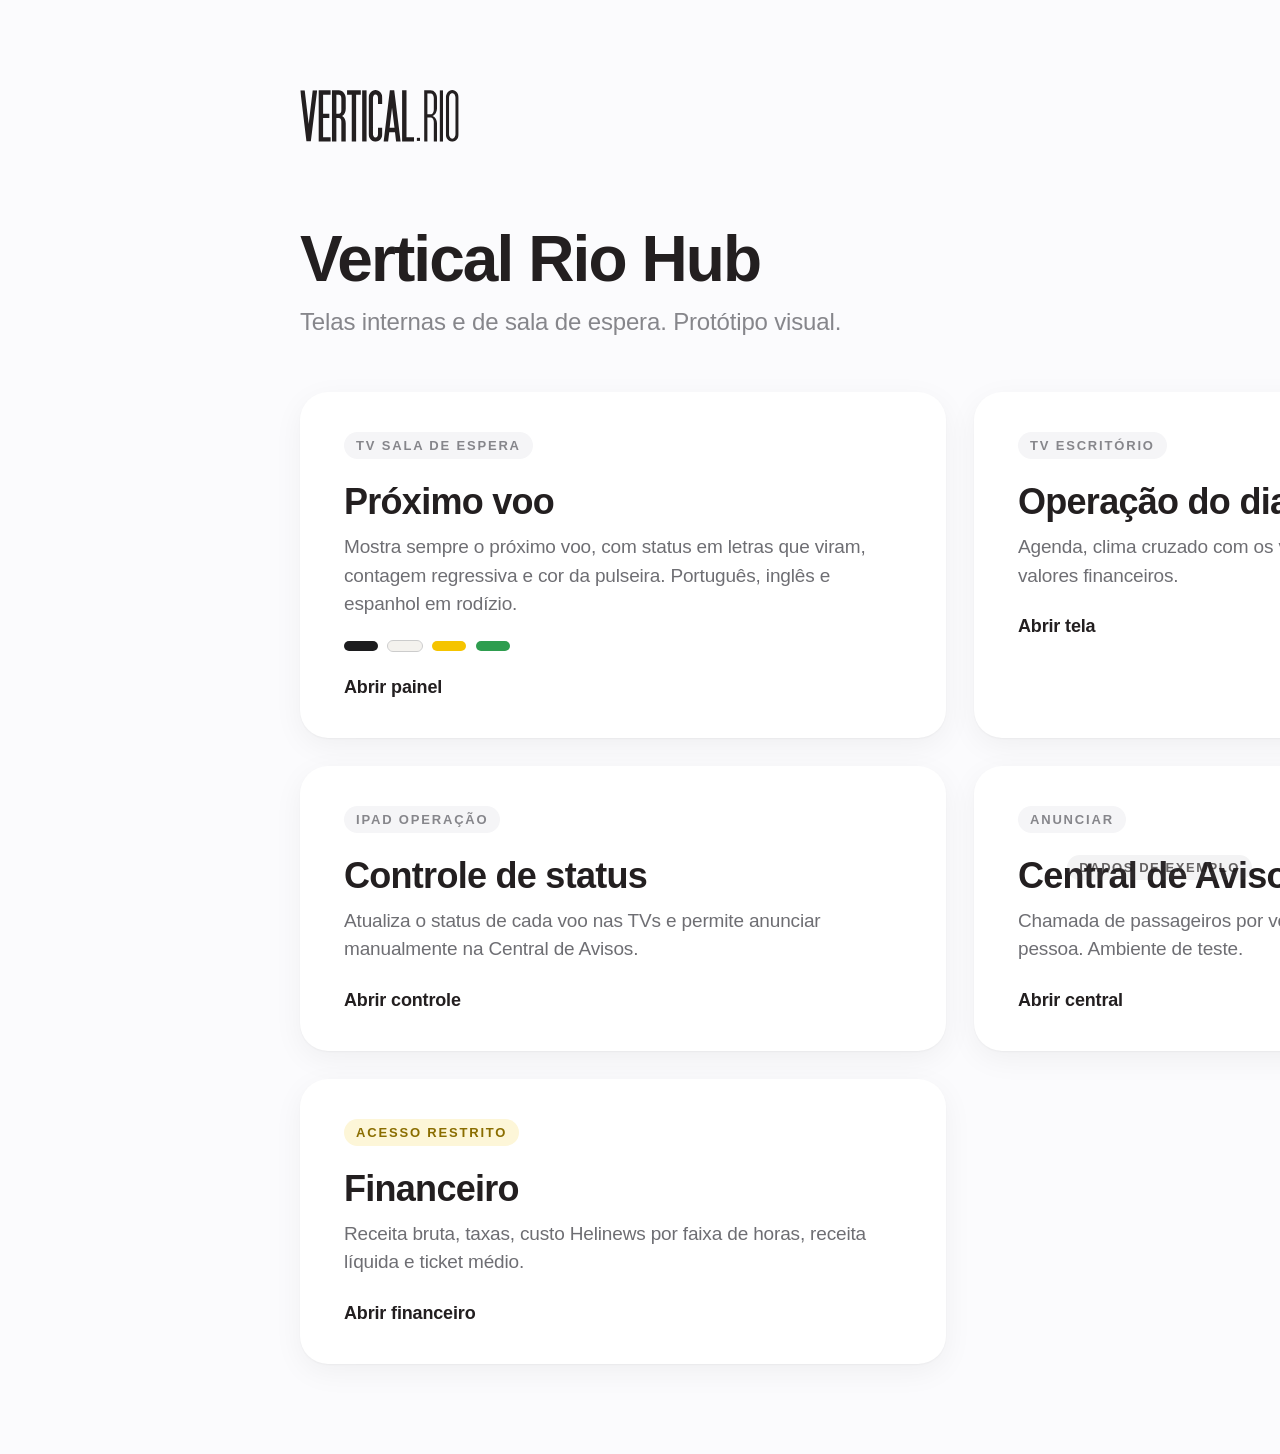
<file: index.html>
<!doctype html><html lang="pt-BR"><head><meta charset="utf-8"><title>Vertical Rio Hub</title>
<link rel="stylesheet" href="assets/base.css">
<style>
html,body{height:auto;min-height:1080px;overflow:auto}
main{max-width:1440px;margin:0 auto;padding:90px 60px;animation:entra .6s ease}
.topo{display:flex;align-items:center;justify-content:space-between}.placa-logo{padding:0;background:none}.placa-logo img{height:52px}
.data{font-size:20px;color:var(--suave);font-weight:500}
h1{font-size:64px;font-weight:700;letter-spacing:-.03em;margin:80px 0 12px}
.sub{font-size:24px;color:var(--suave);margin-bottom:56px}
.grade{display:grid;grid-template-columns:repeat(2,1fr);gap:28px}
a.card{display:block;text-decoration:none;color:inherit;background:#fff;border-radius:28px;padding:40px 44px;box-shadow:0 1px 2px rgba(0,0,0,.04),0 8px 30px rgba(0,0,0,.05);transition:transform .25s ease,box-shadow .25s ease}
a.card:hover{transform:translateY(-4px);box-shadow:0 2px 4px rgba(0,0,0,.05),0 18px 50px rgba(0,0,0,.09)}
.tag{display:inline-block;font-size:13px;font-weight:600;letter-spacing:.14em;color:var(--suave);background:var(--card);padding:6px 12px;border-radius:999px}
.tag.r{background:#fdf6d8;color:#8a6d00}
.card h2{font-size:36px;font-weight:600;letter-spacing:-.02em;margin:22px 0 10px}.card p{font-size:19px;color:#6e6e73;line-height:1.5}
.card .ir{margin-top:26px;font-size:18px;font-weight:600}
.mini{display:flex;gap:10px;margin-top:22px}.mini i{width:34px;height:10px;border-radius:999px}
</style></head><body><main>
<div class="topo"><div class="placa-logo"><img src="assets/logo_vertical_rio.svg" alt="Vertical Rio"></div><div class="data">Quinta, 22 de outubro de 2026</div></div>
<h1>Vertical Rio Hub</h1><div class="sub">Telas internas e de sala de espera. Protótipo visual.</div>
<div class="grade">
<a class="card" href="tv_sala_espera.html"><span class="tag">TV SALA DE ESPERA</span><h2>Próximo voo</h2><p>Mostra sempre o próximo voo, com status em letras que viram, contagem regressiva e cor da pulseira. Português, inglês e espanhol em rodízio.</p><div class="mini"><i style="background:#1c1c1e"></i><i style="background:#f4f2ee;outline:1px solid #ccc"></i><i style="background:#f5c400"></i><i style="background:#2e9d4f"></i></div><div class="ir">Abrir painel</div></a>
<a class="card" href="tv_escritorio.html"><span class="tag">TV ESCRITÓRIO</span><h2>Operação do dia</h2><p>Agenda, clima cruzado com os voos e indicadores do mês. Sem valores financeiros.</p><div class="ir">Abrir tela</div></a>
<a class="card" href="ipad_operacao.html"><span class="tag">IPAD OPERAÇÃO</span><h2>Controle de status</h2><p>Atualiza o status de cada voo nas TVs e permite anunciar manualmente na Central de Avisos.</p><div class="ir">Abrir controle</div></a>
<a class="card" href="central_avisos.html"><span class="tag">ANUNCIAR</span><h2>Central de Avisos</h2><p>Chamada de passageiros por voz, acionada sempre por uma pessoa. Ambiente de teste.</p><div class="ir">Abrir central</div></a>
<a class="card" href="hub_financeiro.html"><span class="tag r">ACESSO RESTRITO</span><h2>Financeiro</h2><p>Receita bruta, taxas, custo Helinews por faixa de horas, receita líquida e ticket médio.</p><div class="ir">Abrir financeiro</div></a>
</div></main><div class="amostra">DADOS DE EXEMPLO</div></body></html>
</file>
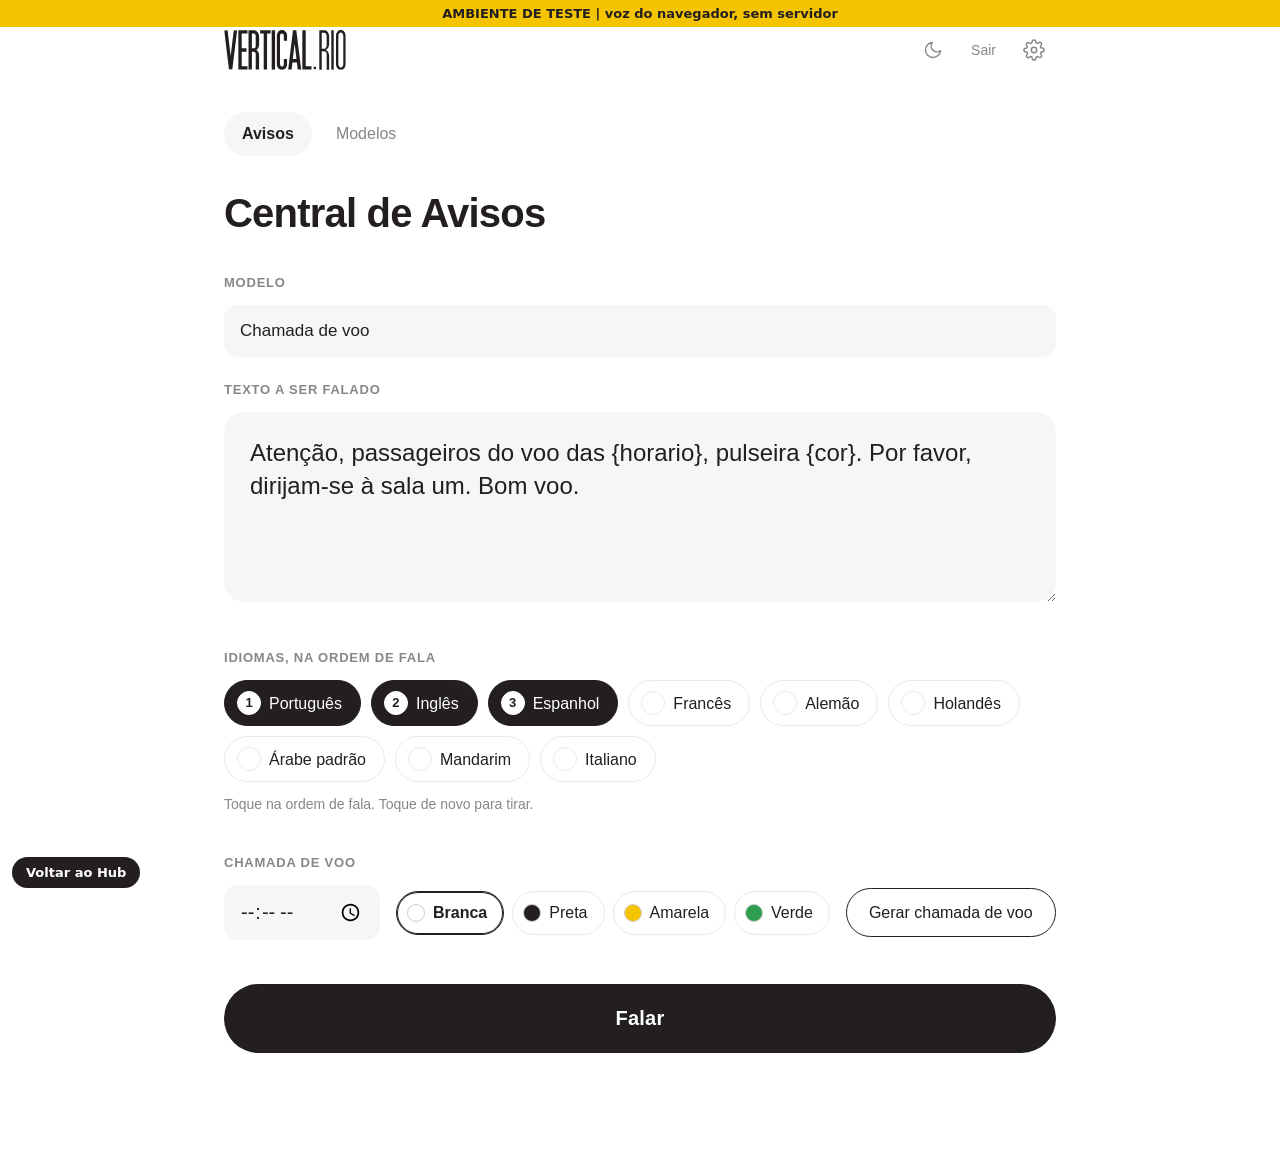
<file: central_avisos.html>
<!DOCTYPE html>
<html lang="pt-BR">
<head>
<meta charset="utf-8">
<meta name="viewport" content="width=device-width, initial-scale=1, viewport-fit=cover">
<meta name="referrer" content="strict-origin">
<meta name="theme-color" content="#ffffff">
<title>Vertical Rio · Central de Avisos</title>
<style>
  :root{--tinta:#231F20;--suave:#8a8687;--linha:#ebeaea;--fundo:#fff;--campo:#f6f6f6;--erro:#b3261e;--ok:#1e7d43}
  *{box-sizing:border-box}
  html{-webkit-text-size-adjust:100%}
  body{margin:0;background:var(--fundo);color:var(--tinta);font-family:-apple-system,BlinkMacSystemFont,"SF Pro Text","Segoe UI",Roboto,"Helvetica Neue",Arial,sans-serif;font-size:17px;line-height:1.45;-webkit-font-smoothing:antialiased}
  :lang(ar){font-family:"Noto Naskh Arabic","Geeza Pro","Segoe UI",Tahoma,sans-serif}
  :lang(zh){font-family:"PingFang SC","Noto Sans SC","Microsoft YaHei",sans-serif}
  header{display:flex;align-items:center;justify-content:space-between;max-width:880px;margin:0 auto;padding:28px max(24px,env(safe-area-inset-left)) 0}
  header img{height:40px;width:auto;display:block}
  .icone{width:44px;height:44px;border-radius:50%;border:none;background:transparent;color:var(--suave);cursor:pointer;display:flex;align-items:center;justify-content:center;transition:background .2s,color .2s}
  .icone:hover,.icone:focus-visible{background:var(--campo);color:var(--tinta);outline:none}
  main{max-width:880px;margin:0 auto;padding:40px 24px 64px}
  h1{font-size:40px;font-weight:600;letter-spacing:-.02em;margin:0 0 32px}
  .rot{display:block;font-size:13px;font-weight:600;letter-spacing:.06em;text-transform:uppercase;color:var(--suave);margin:0 0 12px}
  textarea,input,select{font:inherit;color:var(--tinta)}
  #texto{width:100%;min-height:190px;resize:vertical;border:none;border-radius:20px;background:var(--campo);padding:24px 26px;font-size:24px;line-height:1.4;outline:none;transition:box-shadow .2s}
  #texto:focus{box-shadow:0 0 0 2px var(--tinta)}
  section{margin-top:40px}
  .chips{display:flex;flex-wrap:wrap;gap:10px}
  .chip{display:inline-flex;align-items:center;gap:8px;border:1px solid var(--linha);background:var(--fundo);border-radius:999px;padding:10px 18px 10px 12px;font:inherit;font-size:16px;color:var(--tinta);cursor:pointer;min-height:44px;touch-action:manipulation;transition:background .15s,border-color .15s}
  .chip .n{width:24px;height:24px;border-radius:50%;border:1px solid var(--linha);display:inline-flex;align-items:center;justify-content:center;font-size:13px;font-weight:600}
  .chip[aria-pressed="true"]{background:var(--tinta);border-color:var(--tinta);color:var(--fundo)}
  .chip[aria-pressed="true"] .n{background:var(--fundo);color:var(--tinta);border-color:var(--fundo)}
  .dica{font-size:14px;color:var(--suave);margin:12px 0 0}
  .voo{display:flex;flex-wrap:wrap;gap:16px;align-items:center}
  .voo input[type=time]{border:none;background:var(--campo);border-radius:14px;padding:12px 16px;font-size:20px;min-height:52px;outline:none}
  .voo input[type=time]:focus{box-shadow:0 0 0 2px var(--tinta)}
  .cores{display:flex;flex-wrap:wrap;gap:8px}
  .cor{display:inline-flex;align-items:center;gap:8px;border:1px solid var(--linha);background:var(--fundo);border-radius:999px;padding:9px 16px 9px 10px;font:inherit;font-size:16px;color:var(--tinta);cursor:pointer;min-height:44px}
  .cor i{width:18px;height:18px;border-radius:50%;border:1px solid #cfcdcd;display:inline-block}
  .cor[aria-pressed="true"]{border-color:var(--tinta);box-shadow:inset 0 0 0 1px var(--tinta);font-weight:600}
  .sec{border:1px solid var(--tinta);background:var(--fundo);color:var(--tinta);border-radius:999px;padding:12px 22px;font:inherit;font-size:16px;font-weight:500;cursor:pointer;min-height:48px}
  .sec:hover{background:var(--campo)}
  #falar{display:block;width:100%;margin-top:44px;border:none;border-radius:999px;background:var(--tinta);color:var(--fundo);font:inherit;font-size:20px;font-weight:600;letter-spacing:.01em;padding:20px;cursor:pointer;min-height:64px;transition:opacity .2s,transform .1s}
  #falar:active{transform:scale(.99)}
  #falar.parar{background:#c62828;color:#fff;box-shadow:0 0 0 4px rgba(198,40,40,.22)}
  body.noite #falar.parar{background:#ef5350;color:#fff;box-shadow:0 0 0 4px rgba(239,83,80,.3)}
  button:disabled{opacity:.45;cursor:default}
  #status{min-height:24px;margin-top:16px;text-align:center;font-size:15px;color:var(--suave);white-space:pre-line}
  #status.erro{color:var(--erro)} #status.ok{color:var(--ok)}
  /* painel de configurações */
  #veu{position:fixed;inset:0;background:rgba(35,31,32,.25);opacity:0;pointer-events:none;transition:opacity .2s;z-index:9}
  #painel{position:fixed;top:0;right:0;height:100%;width:min(420px,100%);background:var(--fundo);z-index:10;transform:translateX(100%);transition:transform .25s ease,visibility .25s;padding:28px 28px 40px;overflow-y:auto;visibility:hidden}
  body.cfg #veu{opacity:1;pointer-events:auto} body.cfg #painel{transform:none;visibility:visible;box-shadow:-20px 0 60px rgba(0,0,0,.08)}
  #painel h2{font-size:22px;font-weight:600;margin:6px 0 32px;display:flex;justify-content:space-between;align-items:center}
  #painel label{display:block;font-size:14px;font-weight:600;margin:24px 0 8px}
  #painel input[type=password],#painel select{width:100%;border:none;background:var(--campo);border-radius:12px;padding:12px 14px;font-size:16px;outline:none}
  #painel small{display:block;color:var(--suave);font-size:13px;margin-top:8px}
  .gongo{display:flex;align-items:center;justify-content:space-between;gap:10px;padding:10px 0;border-bottom:1px solid var(--linha)}
  .gongo label{margin:0!important;font-weight:400!important;display:flex!important;align-items:center;gap:10px;cursor:pointer;font-size:15px!important}
  .gongo button{border:none;background:var(--campo);border-radius:999px;padding:7px 14px;font:inherit;font-size:14px;cursor:pointer}
  .linhaBt{display:flex;gap:10px;flex-wrap:wrap;margin-top:12px}
  /* modo noturno (v5): o que é preto vira branco */
  body.noite{--tinta:#fff;--fundo:#231F20;--campo:#353031;--linha:#4d4748;--suave:#c4bfc0;--erro:#ff9a90;--ok:#86dc9b;color-scheme:dark}
  body.noite header img,body.noite #travaLogo{filter:brightness(0) invert(1)}
  body.noite #veu{background:rgba(0,0,0,.5)}
  #tema{color:var(--suave)}
  /* abas e modelos (v5) */
  .abas{display:flex;gap:6px;margin:0 0 28px}
  .abas button{border:none;background:transparent;font:inherit;font-size:16px;color:var(--suave);padding:10px 18px;border-radius:999px;cursor:pointer;min-height:44px}
  .abas button[aria-selected="true"]{background:var(--campo);color:var(--tinta);font-weight:600}
  .selModelo,.campoM{width:100%;border:none;background:var(--campo);border-radius:14px;padding:12px 16px;font-size:17px;min-height:52px;outline:none;margin-bottom:24px;-webkit-appearance:none;appearance:none}
  textarea.campoM{min-height:76px;resize:vertical;font-size:16px;line-height:1.4}
  .modelo{display:flex;justify-content:space-between;align-items:center;gap:12px;padding:16px 0;border-bottom:1px solid var(--linha)}
  .modelo .trad{font-size:13px;margin-top:4px} .modelo b{font-weight:600} .modelo span{display:block;color:var(--suave);font-size:14px;margin-top:2px}
  .modelo .bt{display:flex;gap:6px;flex-wrap:wrap;justify-content:flex-end}
  .modelo .bt button{border:none;background:var(--campo);border-radius:999px;padding:8px 14px;font:inherit;font-size:14px;cursor:pointer;min-height:40px}
  #editor{margin-top:32px;padding-top:24px;border-top:1px solid var(--linha)}
  /* trava (v5) */
  .acoes{display:flex;align-items:center;gap:4px}
  #bloquear{border:none;background:transparent;color:var(--suave);font:inherit;font-size:14px;padding:10px 12px;border-radius:999px;cursor:pointer;min-height:44px}
  #bloquear:hover,#bloquear:focus-visible{background:var(--campo);color:var(--tinta);outline:none}
  #trava{position:fixed;inset:0;background:var(--fundo);z-index:30;display:none;overflow-y:auto}
  body.travada #trava{display:block} body.travada>header,body.travada>main,body.travada #painel,body.travada #veu{display:none}
  .travaIn{max-width:420px;margin:0 auto;padding:max(56px,env(safe-area-inset-top)) 24px 48px}
  .travaIn img{height:40px;width:auto;display:block;margin-bottom:56px}
  .travaIn h1{font-size:32px;margin:0 0 12px}
  .travaIn p{color:var(--suave);font-size:15px;margin:0 0 24px}
  .travaIn label{display:block;font-size:14px;font-weight:600;margin:20px 0 8px}
  .travaIn input{width:100%;border:none;background:var(--campo);border-radius:14px;padding:14px 16px;font-size:18px;outline:none;min-height:52px}
  .travaIn input:focus{box-shadow:0 0 0 2px var(--tinta)}
  .travaIn button.prim{display:block;width:100%;margin-top:28px;border:none;border-radius:999px;background:var(--tinta);color:var(--fundo);font:inherit;font-size:18px;font-weight:600;padding:16px;cursor:pointer;min-height:56px}
  #travaMsg{min-height:22px;margin-top:16px;font-size:14px;color:var(--suave);text-align:center}
  .travaIn small{display:block;color:var(--suave);font-size:13px;margin-top:28px;line-height:1.5}
  #painel input[type=text]{width:100%;border:none;background:var(--campo);border-radius:12px;padding:12px 14px;font-size:16px;outline:none}
  #painel input+input{margin-top:8px}
  @media (max-width:600px){
    header{padding-top:18px} header img{height:32px}
    main{padding:32px 18px 48px} h1{font-size:30px;margin-bottom:28px}
    #texto{font-size:20px;min-height:170px;padding:18px 20px;border-radius:16px}
    section{margin-top:36px} #falar{margin-top:40px}
    .voo .sec{width:100%}
  }
</style>
</head>
<body>
<header>
  <img src="[data-uri]" alt="Vertical Rio" width="122" height="40">
  <div class="acoes"><button class="icone" id="tema" type="button" aria-label="Modo noturno" title="Modo noturno" aria-pressed="false"><svg id="icoLua" width="20" height="20" viewBox="0 0 24 24" fill="none" stroke="currentColor" stroke-width="1.7" stroke-linecap="round" stroke-linejoin="round" aria-hidden="true"><path d="M21 12.8A9 9 0 1 1 11.2 3a7 7 0 0 0 9.8 9.8z"/></svg><svg id="icoSol" width="20" height="20" viewBox="0 0 24 24" fill="none" stroke="currentColor" stroke-width="1.7" stroke-linecap="round" aria-hidden="true" style="display:none"><circle cx="12" cy="12" r="4"/><path d="M12 2v2M12 20v2M4.9 4.9l1.4 1.4M17.7 17.7l1.4 1.4M2 12h2M20 12h2M4.9 19.1l1.4-1.4M17.7 6.3l1.4-1.4"/></svg></button><button id="bloquear" type="button" title="Sair deste aparelho">Sair</button>
  <button class="icone" id="abrirCfg" type="button" aria-label="Configurações" title="Configurações">
    <svg width="22" height="22" viewBox="0 0 24 24" fill="none" stroke="currentColor" stroke-width="1.6" stroke-linecap="round" stroke-linejoin="round" aria-hidden="true"><circle cx="12" cy="12" r="3"/><path d="M19.4 15a1.65 1.65 0 0 0 .33 1.82l.06.06a2 2 0 1 1-2.83 2.83l-.06-.06a1.65 1.65 0 0 0-1.82-.33 1.65 1.65 0 0 0-1 1.51V21a2 2 0 1 1-4 0v-.09a1.65 1.65 0 0 0-1-1.51 1.65 1.65 0 0 0-1.82.33l-.06.06a2 2 0 1 1-2.83-2.83l.06-.06a1.65 1.65 0 0 0 .33-1.82 1.65 1.65 0 0 0-1.51-1H3a2 2 0 1 1 0-4h.09a1.65 1.65 0 0 0 1.51-1 1.65 1.65 0 0 0-.33-1.82l-.06-.06a2 2 0 1 1 2.83-2.83l.06.06a1.65 1.65 0 0 0 1.82.33h0a1.65 1.65 0 0 0 1-1.51V3a2 2 0 1 1 4 0v.09a1.65 1.65 0 0 0 1 1.51h0a1.65 1.65 0 0 0 1.82-.33l.06-.06a2 2 0 1 1 2.83 2.83l-.06.06a1.65 1.65 0 0 0-.33 1.82v0a1.65 1.65 0 0 0 1.51 1H21a2 2 0 1 1 0 4h-.09a1.65 1.65 0 0 0-1.51 1z"/></svg>
  </button></div>
</header>
<main>
  <nav class="abas" role="tablist"><button type="button" role="tab" id="abaChamada" aria-selected="true">Avisos</button><button type="button" role="tab" id="abaModelos" aria-selected="false">Modelos</button></nav>
  <div id="vistaChamada">
  <h1>Central de Avisos</h1>
  <label class="rot" for="modelo">Modelo</label>
  <select id="modelo" class="selModelo"></select>
  <label class="rot" for="texto">Texto a ser falado</label>
  <textarea id="texto" maxlength="600" spellcheck="true" autocomplete="off"></textarea>

  <section>
    <span class="rot" id="rotIdiomas">Idiomas, na ordem de fala</span>
    <div class="chips" id="idiomas" role="group" aria-labelledby="rotIdiomas"></div>
    <p class="dica" id="ordem"></p>
  </section>

  <section>
    <span class="rot">Chamada de voo</span>
    <div class="voo">
      <input id="hora" type="time" aria-label="Horário do voo">
      <div class="cores" id="cores" role="group" aria-label="Cor da pulseira"></div>
      <button class="sec" id="gerar" type="button">Gerar chamada de voo</button>
    </div>
  </section>

  <button id="falar" type="button">Falar</button>
  <div id="status" role="status" aria-live="polite"></div>
  </div>
  <div id="vistaModelos" hidden>
    <h1>Modelos</h1>
    <p class="dica" style="margin:-16px 0 24px">Use {horario} e {cor} onde entram o horário e a cor da pulseira. As traduções são opcionais: se preenchidas, são usadas no lugar da tradução automática.</p>
    <div id="listaModelos"></div>
    <button class="sec" id="novoModelo" type="button" style="margin-top:20px">Novo modelo</button>
    <form id="editor" hidden>
      <label class="rot" for="mNome">Nome do modelo</label>
      <input id="mNome" class="campoM" type="text" maxlength="60" autocomplete="off">
      <div id="mTextos"></div>
      <div class="linhaBt"><button class="sec" id="mSalvar" type="submit">Salvar modelo</button><button class="sec" id="mCancelar" type="button">Cancelar</button></div>
      <p id="mStatus" class="dica"></p>
    </form>
  </div>
</main>

<div id="trava" role="dialog" aria-modal="true" aria-labelledby="travaTit">
  <form class="travaIn" id="travaForm" autocomplete="off">
    <img id="travaLogo" alt="Vertical Rio">
    <h1 id="travaTit">Entrar</h1>
    <p id="travaTxt"></p>
    <label for="tSenha" id="rotSenha">Senha</label>
    <input id="tSenha" type="password" inputmode="numeric" autocomplete="current-password" enterkeyhint="go">
    <button class="prim" id="entrar" type="submit">Entrar</button>
    <div id="travaMsg" role="status" aria-live="polite"></div>
    <small id="travaNota"></small>
  </form>
</div>

<div id="veu"></div>
<aside id="painel" aria-label="Configurações" aria-hidden="true">
  <h2>Configurações <button class="icone" id="fecharCfg" type="button" aria-label="Fechar">
    <svg width="20" height="20" viewBox="0 0 24 24" fill="none" stroke="currentColor" stroke-width="1.8" stroke-linecap="round" aria-hidden="true"><path d="M6 6l12 12M18 6L6 18"/></svg></button></h2>
  <label>Acesso</label>
  <small>Este aparelho fica liberado por cerca de 180 dias depois da senha. A chave da Google fica só no servidor. Para trocar a senha de todos, o responsável muda a senha no Netlify.</small>
  <div class="linhaBt"><button class="sec" id="sairAparelho" type="button">Sair deste aparelho</button></div>
  <label>Gongo</label>
  <div id="gongos" role="radiogroup" aria-label="Gongo"></div>
  <label for="genero">Voz</label>
  <select id="genero"><option value="feminina">Feminina (Sulafat)</option><option value="masculina">Masculina (Algieba)</option></select>
  <label for="sotaque">Espanhol</label>
  <select id="sotaque"><option value="es-ES">Espanha (es-ES)</option><option value="es-US">América Latina (es-US)</option></select>
  <label for="vel">Velocidade da fala: <span id="velTxt">0.95</span></label>
  <input id="vel" type="range" min="0.75" max="1.2" step="0.05" value="0.95" style="width:100%">
  <small>Voz Chirp 3 HD escolhida acima, a mesma nos 9 idiomas.</small>
  <p id="statusCfg" class="dica"></p>
</aside>

<script>/* AMBIENTE DE TESTE: sem servidor, sem chave. Voz pelo navegador. */
(function(){var SIL='[base64]';var of=window.fetch;
function J(o,s){return Promise.resolve(new Response(JSON.stringify(o),{status:s||200,headers:{'Content-Type':'application/json'}}))}
window.fetch=function(u,o){u=String(u);var c={};try{c=JSON.parse((o&&o.body)||'{}')}catch(e){}
if(u.indexOf('/api/sessao')>=0||u.indexOf('/api/login')>=0||u.indexOf('/api/logout')>=0)return J({ok:true});
if(u.indexOf('/api/translate')>=0){var q=[].concat(c.q||[]);return J({data:{translations:q.map(function(t){return{translatedText:t}})}})}
if(u.indexOf('/api/tts')>=0){try{var s=new SpeechSynthesisUtterance(c.texto||'');s.lang='pt-BR';s.rate=c.velocidade||1;speechSynthesis.speak(s)}catch(e){}return J({audioContent:SIL})}
return of.apply(this,arguments)};
var p=new URLSearchParams(location.search);window.__VR_PREFILL={voo:p.get('voo'),pulseira:p.get('pulseira'),status:p.get('status')};
document.addEventListener('DOMContentLoaded',function(){var d=document.createElement('div');d.textContent='AMBIENTE DE TESTE  |  voz do navegador, sem servidor'+(p.get('voo')?'  |  voo '+p.get('voo')+', pulseira '+(p.get('pulseira')||'')+', '+(p.get('status')||''):'');d.style.cssText='position:fixed;top:0;left:0;right:0;z-index:99999;background:#f5c400;color:#231F20;font:600 13px system-ui;text-align:center;padding:6px';document.body.appendChild(d);var a=document.createElement('a');a.href='index.html';a.textContent='Voltar ao Hub';a.style.cssText='position:fixed;bottom:12px;left:12px;z-index:99999;background:#231F20;color:#fff;padding:8px 14px;border-radius:20px;font:600 13px system-ui;text-decoration:none';document.body.appendChild(a)});
})();</script><script id="logica">
/* ===== LÓGICA PURA (testável sem navegador) ===== */
var IDIOMAS = [
  {c:'pt', nome:'Português', rot:'PT', tts:'pt-BR', tr:'pt', html:'pt-BR'},
  {c:'en', nome:'Inglês', rot:'EN', tts:'en-US', tr:'en', html:'en'},
  {c:'es', nome:'Espanhol', rot:'ES', tts:'es-ES', tr:'es', html:'es'},
  {c:'fr', nome:'Francês', rot:'FR', tts:'fr-FR', tr:'fr', html:'fr'},
  {c:'de', nome:'Alemão', rot:'DE', tts:'de-DE', tr:'de', html:'de'},
  {c:'nl', nome:'Holandês', rot:'NL', tts:'nl-NL', tr:'nl', html:'nl'},
  {c:'ar', nome:'Árabe padrão', rot:'AR', tts:'ar-XA', tr:'ar', html:'ar', rtl:true},
  {c:'zh', nome:'Mandarim', rot:'ZH', tts:'cmn-CN', tr:'zh-CN', html:'zh-CN'},
  {c:'it', nome:'Italiano', rot:'IT', tts:'it-IT', tr:'it', html:'it'}
];
var COD = IDIOMAS.map(function(i){ return i.c; });
function info(c){ for(var i=0;i<IDIOMAS.length;i++) if(IDIOMAS[i].c===c) return IDIOMAS[i]; return null; }

/* Voz: Chirp 3 HD Sulafat (feminina) nos 9 idiomas. O russo saiu da lista (não há Sulafat em russo) e entrou o italiano.
   Se algum idioma futuro não tiver a Sulafat, ponha aqui a voz feminina usada no lugar. */
var VOZ_PADRAO = 'Sulafat';
var VOZ_SUBSTITUTA = {};
/* Voz masculina Chirp 3 HD (opcional nas configurações). Vazia = opção desabilitada. */
var VOZ_MASCULINA = 'Algieba';
function voz(c, sotaque, genero){
  var i = info(c); if(!i) return null;
  var lang = c==='es' ? (sotaque==='es-US' ? 'es-US' : 'es-ES') : i.tts;
  if(genero==='masculina' && VOZ_MASCULINA) return {lang:lang, name:lang+'-Chirp3-HD-'+VOZ_MASCULINA, substituta:false};
  var v = VOZ_SUBSTITUTA[c] || VOZ_PADRAO;
  return {lang:lang, name:lang+'-Chirp3-HD-'+v, substituta:!!VOZ_SUBSTITUTA[c]};
}

var CORES_PADRAO = 'branca | white | blanca | blanc | weiß | wit | أبيض | 白色 | bianco\n'+
                   'preta | black | negra | noir | schwarz | zwart | أسود | 黑色 | nero\n'+
                   'amarela | yellow | amarilla | jaune | gelb | geel | أصفر | 黄色 | giallo\n'+
                   'verde | green | verde | vert | grün | groen | أخضر | 绿色 | verde';
var CORES_VERSAO = '2';
function splitCores(txt){
  return String(txt||'').split('\n').map(function(l){return l.split('|').map(function(x){return x.trim();});})
    .filter(function(p){return p.length>=3 && p[0] && p[1] && p[2];});
}
var CORES_BASE = {};
splitCores(CORES_PADRAO).forEach(function(p){ CORES_BASE[p[0].toLowerCase()] = p; });
/* aceita o formato antigo (pt | en | es) e completa os outros idiomas das cores padrão */
function parseCores(txt){
  return splitCores(txt).map(function(p){
    var b = CORES_BASE[p[0].toLowerCase()] || [], o = {};
    COD.forEach(function(c, i){ o[c] = p[i] || b[i] || ''; });
    return o;
  });
}

var PT_UN = ['zero','um','dois','três','quatro','cinco','seis','sete','oito','nove','dez','onze','doze','treze','catorze','quinze','dezesseis','dezessete','dezoito','dezenove'];
var PT_DEZ = ['','','vinte','trinta','quarenta','cinquenta'];
function ptNum(n, fem){
  var u = function(k){ if(fem && k===1) return 'uma'; if(fem && k===2) return 'duas'; return PT_UN[k]; };
  if(n<20) return u(n);
  var d=Math.floor(n/10), r=n%10;
  return PT_DEZ[d] + (r ? ' e ' + u(r) : '');
}
function horaPT(h, m){
  var base, art;
  /* sem artigo: o modelo já traz "das {horario}"; corrigeArtigoPT ajusta para "da uma", "do meio-dia" */
  if(h===0) base='meia-noite'; else if(h===12) base='meio-dia'; else base=ptNum(h,true);
  return base + (m ? ' e ' + ptNum(m,false) : '');
}
var EN_UN = ['zero','one','two','three','four','five','six','seven','eight','nine','ten','eleven','twelve','thirteen','fourteen','fifteen','sixteen','seventeen','eighteen','nineteen'];
var EN_DEZ = ['','','twenty','thirty','forty','fifty'];
function enNum(n){ if(n<20) return EN_UN[n]; var d=Math.floor(n/10), r=n%10; return EN_DEZ[d] + (r ? '-' + EN_UN[r] : ''); }
function horaEN(h, m){
  if(h===0 && m===0) return 'midnight';
  if(h===12 && m===0) return 'twelve noon';
  var h12 = h%12 || 12;
  if(m===0) return enNum(h12) + " o'clock";
  if(m<10) return enNum(h12) + ' oh ' + enNum(m);
  return enNum(h12) + ' ' + enNum(m);
}
var ES_UN = ['cero','uno','dos','tres','cuatro','cinco','seis','siete','ocho','nueve','diez','once','doce','trece','catorce','quince','dieciséis','diecisiete','dieciocho','diecinueve','veinte','veintiuno','veintidós','veintitrés','veinticuatro','veinticinco','veintiséis','veintisiete','veintiocho','veintinueve'];
var ES_DEZ = ['','','','treinta','cuarenta','cincuenta'];
function esNum(n){ if(n<30) return ES_UN[n]; var d=Math.floor(n/10), r=n%10; return ES_DEZ[d] + (r ? ' y ' + ES_UN[r] : ''); }
function horaES(h, m){
  if(h===0 && m===0) return 'de la medianoche';
  if(h===12 && m===0) return 'del mediodía';
  var h12 = h%12 || 12;
  var hora = (h12===1) ? 'la una' : 'las ' + esNum(h12);
  var min = '';
  if(m===15) min=' y cuarto'; else if(m===30) min=' y media'; else if(m>0) min=' y ' + esNum(m);
  return 'de ' + hora + min;
}
/* idiomas novos: horário em algarismos de 24 h (ex.: 15:30); a voz lê no próprio idioma */
function horaNum(h, m){ return (h<10?'0':'')+h+':'+(m<10?'0':'')+m; }
function horaIdioma(c, t){
  if(c==='pt') return horaPT(t.h,t.m);
  if(c==='en') return horaEN(t.h,t.m);
  if(c==='es') return horaES(t.h,t.m);
  return horaNum(t.h,t.m);
}
function parseHora(v){
  var r = /^(\d{1,2}):(\d{2})$/.exec(String(v||'').trim());
  if(!r) return null;
  var h=+r[1], m=+r[2];
  if(h>23 || m>59) return null;
  return {h:h, m:m};
}

/* ===== Modelo padrão da chamada de voo (texto da v3, com "sala um") ===== */
var MARCADORES = ['horario','cor'];
function marcadoresTexto(t){ return (String(t||'').match(/\{([^{}]*)\}/g)||[]).map(function(x){return x.slice(1,-1);}); }
function aplicaModelo(tpl, valores){
  return String(tpl).replace(/\{(horario|cor)\}/g, function(_, k){ return valores[k]; }).replace(/\s+/g,' ').trim();
}
function corrigeArtigoPT(t){
  return String(t).replace(/\b(das|da|do) (uma|meia-noite)\b/g, 'da $2').replace(/\b(das|da|do) meio-dia\b/g, 'do meio-dia');
}
var MODELO = {
  pt:'Atenção, passageiros do voo das {horario}, pulseira {cor}. Por favor, dirijam-se à sala um. Bom voo.',
  en:'Attention, passengers on the {horario} flight, {cor} wristband. Please proceed to room one. Have a nice flight.',
  es:'Atención, pasajeros del vuelo {horario}, pulsera {cor}. Por favor, diríjanse a la sala uno. Buen vuelo.',
  fr:'Attention, passagers du vol de {horario}, bracelet {cor}. Veuillez vous rendre à la salle un. Bon vol.',
  de:'Achtung, Passagiere des Flugs um {horario}, Armband {cor}. Bitte begeben Sie sich zu Raum eins. Guten Flug.',
  nl:'Attentie, passagiers van de vlucht van {horario}, polsbandje {cor}. Gaat u alstublieft naar zaal één. Goede vlucht.',
  ar:'انتباه، ركاب رحلة الساعة {horario}، السوار {cor}. يرجى التوجه إلى القاعة رقم واحد. رحلة سعيدة.',
  zh:'请注意，{horario}航班、{cor}腕带的乘客，请前往一号厅。祝您旅途愉快。',
  it:'Attenzione, passeggeri del volo delle {horario}, braccialetto {cor}. Si prega di recarsi alla sala uno. Buon volo.'
};
/* o encerramento ("Bom voo.") já faz parte do texto de cada idioma acima; não é anexado em separado */
var ENCERRAMENTO_REF = {"pt": "Bom voo.", "en": "Have a nice flight.", "es": "Buen vuelo.", "fr": "Bon vol.", "de": "Guten Flug.", "nl": "Goede vlucht.", "ar": "رحلة سعيدة.", "zh": "祝您旅途愉快。", "it": "Buon volo."};
/* modelos embutidos: não podem ser apagados, só duplicados */
var MODELOS_EMBUTIDOS = [
  {id:'voo', nome:'Chamada de voo', fixo:true, textos:MODELO}
];
var COR_HEX = {branca:'#ffffff', preta:'#231F20', amarela:'#f5c400', verde:'#2e9d4f'};
var CORES = parseCores(CORES_PADRAO);
function corPorPt(pt){ for(var i=0;i<CORES.length;i++) if(CORES[i].pt===pt) return CORES[i]; return null; }
/* texto da chamada num idioma; t={h,m}; cor = objeto de parseCores */
function valoresIdioma(c, t, cor){ return {horario: t ? horaIdioma(c, t) : '', cor: cor ? (cor[c] || cor.en) : ''}; }
function chamadaIdioma(c, t, cor, modelo){ var m=(modelo||MODELOS_EMBUTIDOS[0]).textos, r=aplicaModelo(m[c], valoresIdioma(c, t, cor)); return c==='pt' ? corrigeArtigoPT(r) : r; }
/* sequência a falar: [{c, texto, traduzir}] */
function planoFala(texto, idiomas, chamada){
  return idiomas.map(function(c){
    if(chamada){
      var m=chamada.modelo||MODELOS_EMBUTIDOS[0];
      if(m.textos[c]) return {c:c, texto:chamadaIdioma(c, chamada.t, chamada.cor, m), traduzir:false};
      /* sem tradução salva: traduz o modelo com marcadores protegidos e preenche depois */
      return {c:c, texto:m.textos.pt, traduzir:c!=='pt', preencher:valoresIdioma(c, chamada.t, chamada.cor)};
    }
    return {c:c, texto:texto, traduzir:c!=='pt'};
  });
}

/* ===== Tradução (Cloud Translation v2). Os marcadores viajam protegidos; os valores nunca são enviados. ===== */
var URL_TRADUCAO = '/api/translate', URL_TTS = '/api/tts';
function escHtml(s){ return String(s).replace(/&/g,'&amp;').replace(/</g,'&lt;').replace(/>/g,'&gt;'); }
function protege(t){ return escHtml(t).replace(/\{(horario|cor)\}/g, '<span translate="no">{$1}</span>'); }
function decodeEnt(s){
  return String(s).replace(/&(#\d+|#x[0-9a-f]+|amp|lt|gt|quot|apos|nbsp);/gi, function(_, e){
    e = e.toLowerCase();
    if(e.charAt(0)==='#') return String.fromCodePoint(e.charAt(1)==='x' ? parseInt(e.slice(2),16) : parseInt(e.slice(1),10));
    return {amp:'&', lt:'<', gt:'>', quot:'"', apos:"'", nbsp:' '}[e];
  });
}
function restauraMarcadores(html){
  return decodeEnt(String(html||'')
      .replace(/<span[^>]*translate\s*=\s*["']?no["']?[^>]*>\s*\{\s*(horario|cor)\s*\}\s*<\/span>/gi, '{$1}')
      .replace(/<[^>]*>/g, ''))
    .replace(/\s+/g,' ').replace(/\s+([,.;:!?،。，])/g,'$1').trim();
}
function pedidoTraducao(textos, fonte, alvo){
  return {url:URL_TRADUCAO, corpo:{q:textos.map(protege), source:info(fonte).tr, target:info(alvo).tr, format:'html'}};
}

function msgErroHttp(status, corpo, api){
  var o=null; try{ o=typeof corpo==='string' ? JSON.parse(corpo) : corpo; }catch(e){}
  o=o||{}; var nomeApi = api==='tr' ? 'Cloud Translation' : 'Text-to-Speech';
  if(status===401) return 'Sessão encerrada. Digite a senha de novo.';
  if(status===503 && o.erro==='config') return 'O servidor ainda não foi configurado. Avise o responsável.';
  if(status===429) return 'Muitos pedidos. Aguarde um pouco e tente de novo.';
  if(status===400 && o.erro==='texto_grande') return 'Texto longo demais para um anúncio (máximo '+(o.max||1500)+' caracteres por idioma).';
  if(status===400) return 'Pedido recusado pelo servidor ('+(o.erro||'400')+').';
  if(o.erro==='google'){
    var m=o.motivo;
    if(m==='chave_invalida') return 'A chave da Google no servidor é inválida. Avise o responsável.';
    if(m==='chave_bloqueada') return 'A chave da Google no servidor está bloqueada para a API ' + nomeApi + '. Avise o responsável.';
    if(m==='api_desativada') return 'A API ' + nomeApi + ' não está ativada no projeto do Google Cloud.';
    if(m==='faturamento') return 'O faturamento do projeto Google Cloud não está ativo.';
    if(m==='cota') return 'Limite de uso atingido na API ' + nomeApi + '. Tente mais tarde.';
    if(m==='rede' || m==='indisponivel') return 'Serviço da Google indisponível no momento. Tente de novo.';
    return 'A Google recusou o pedido na API ' + nomeApi + ' (' + (o.status||status) + ').';
  }
  if(status>=500) return 'Servidor indisponível no momento. Tente de novo.';
  return 'Erro inesperado (' + status + ').';
}

/* ===== Gongos: Marimba (padrão) é a amostra gongo_C.mp3 embutida; os outros são gerados via Web Audio ===== */
var GONGO_PADRAO = 'marimba';
var GONGO_C_MP3 = '[data-uri]';
var GONGOS = [
  {id:'marimba', nome:'Marimba (padrão)'},
  {id:'aeroporto', nome:'Aeroporto (3 tons descendentes)'},
  {id:'dingdong', nome:'Ding-dong (2 tons)'},
  {id:'ascendente', nome:'Quatro tons ascendentes'},
  {id:'sino', nome:'Sino suave'}
];
/* fontes de áudio do anúncio em curso, para o botão Parar */
var coletorFontes=null;
function registraFonte(n){ if(coletorFontes) coletorFontes.push(n); return n; }
function tom(ac, t, fq, parciais, amps, dur, tipo){
  parciais.forEach(function(mult, j){
    var o=ac.createOscillator(), g=ac.createGain();
    o.type=tipo||'sine'; o.frequency.value=fq*mult;
    g.gain.setValueAtTime(0.0001,t); g.gain.exponentialRampToValueAtTime(amps[j],t+0.02);
    g.gain.exponentialRampToValueAtTime(0.0001,t+dur);
    registraFonte(o); o.connect(g); g.connect(ac.destination); o.start(t); o.stop(t+dur+0.1);
  });
  return t+dur;
}
/* agenda o gongo a partir de t0 e devolve o instante em que termina */
var gongoCBuf=null, gongoCProm=null;
function b64Mp3ParaBuffer(uri){ var bin=atob(uri.split(',')[1]), u=new Uint8Array(bin.length); for(var i=0;i<bin.length;i++) u[i]=bin.charCodeAt(i); return u.buffer; }
/* decodifica a amostra uma vez (forma com callbacks, compatível com Safari antigo) */
function carregaGongoC(ac){
  if(gongoCBuf) return Promise.resolve(gongoCBuf);
  if(!gongoCProm) gongoCProm = new Promise(function(ok, falha){
    var r = ac.decodeAudioData(b64Mp3ParaBuffer(GONGO_C_MP3), function(b){ gongoCBuf=b; ok(b); }, function(e){ gongoCProm=null; falha(e||new Error('Falha ao carregar o gongo.')); });
    if(r && r.catch) r.catch(function(){});
  });
  return gongoCProm;
}
/* garante que o gongo escolhido está pronto antes de agendar */
function preparaGongo(ac, tipo){ return tipo===GONGO_PADRAO ? carregaGongoC(ac) : Promise.resolve(null); }
function agendaGongo(ac, t0, tipo){
  var fim = t0;
  if(tipo===GONGO_PADRAO){
    if(gongoCBuf){ var s=registraFonte(ac.createBufferSource()); s.buffer=gongoCBuf; s.connect(ac.destination); s.start(t0); fim=t0+gongoCBuf.duration; }
  } else if(tipo==='dingdong'){
    [659.25, 523.25].forEach(function(fq,i){ fim = tom(ac, t0+i*0.6, fq, [1,2,3], [0.35,0.07,0.03], 1.8); });
  } else if(tipo==='ascendente'){
    [523.25, 659.25, 783.99, 1046.5].forEach(function(fq,i){ fim = tom(ac, t0+i*0.32, fq, [1,2], [0.3,0.05], 1.2); });
  } else if(tipo==='sino'){
    fim = tom(ac, t0, 440, [1,2.76,5.4], [0.32,0.1,0.04], 3.0);
  } else {
    [659.25, 523.25, 392.00].forEach(function(fq,i){ fim = tom(ac, t0+i*0.55, fq, [1,2.01,3], [0.35,0.08,0.04], 1.6); });
  }
  return fim;
}

var SENHA_MIN = 4;

if(typeof module!=='undefined'){ module.exports={ENCERRAMENTO_REF:ENCERRAMENTO_REF,corrigeArtigoPT:corrigeArtigoPT,MODELOS_EMBUTIDOS:MODELOS_EMBUTIDOS,IDIOMAS:IDIOMAS,voz:voz,horaIdioma:horaIdioma,parseHora:parseHora,MODELO:MODELO,CORES:CORES,chamadaIdioma:chamadaIdioma,planoFala:planoFala,restauraMarcadores:restauraMarcadores,pedidoTraducao:pedidoTraducao,msgErroHttp:msgErroHttp,GONGOS:GONGOS,GONGO_PADRAO:GONGO_PADRAO}; }

</script>
<script id="interface">
(function(){
  if(typeof document==='undefined') return;
  var $ = function(id){ return document.getElementById(id); };
  var LS = { vooEdit:'vr_modelo_voo_edit', genero:'vr_voz_genero', tema:'vr_tema', modelos:'vr_modelos', modeloSel:'vr_modelo_sel', chave:'vr_tts_chave', cofre:'vr_cofre_v5', ultimo:'vr_ultimo_uso', falhas:'vr_falhas', esperaAte:'vr_espera_ate', sotaque:'vr_tts_sotaque', vel:'vr_tts_vel', gongo:'vr_tts_gongo', gongoVer:'vr_gongo_versao', idiomas:'vr_v4_idiomas' };
  function ler(k, d){ try{ var v=localStorage.getItem(k); return v===null? d : v; }catch(e){ return d; } }
  function gravar(k, v){ try{ localStorage.setItem(k, v); }catch(e){} }
  function el(tag, attrs, txt){ var e=document.createElement(tag); for(var k in attrs){ e.setAttribute(k, attrs[k]); } if(txt!=null) e.textContent=txt; return e; }
  function st(tipo, msg){ var s=$('status'); s.className=tipo||''; s.textContent=msg||''; }
  var ctx=null;
  function audio(){ if(!ctx){ ctx = new (window.AudioContext||window.webkitAudioContext)(); } return ctx; }
  /* migração: na primeira carga desta versão, o Marimba vira o gongo salvo */
  if(ler(LS.gongoVer,'')!=='5'){ gravar(LS.gongo, GONGO_PADRAO); gravar(LS.gongoVer,'5'); }
  function gongoAtual(){ var g=ler(LS.gongo,GONGO_PADRAO); return GONGOS.some(function(x){return x.id===g;}) ? g : GONGO_PADRAO; }
  /* Safari/iPad: desbloqueia o áudio no primeiro toque */
  /* Libera o áudio no iOS/Safari. Precisa rodar de forma síncrona dentro do toque (antes de qualquer espera).
     - audioSession 'playback' (Safari 16.4+) e um <audio> mudo fazem o som sair mesmo com a chave de silêncio;
     - resume() também cobre o estado 'interrupted' do Safari;
     - um buffer mudo tocado no gesto destrava o Web Audio. */
  var SILENCIO='[data-uri]', audioMudo=null;
  function liberaAudio(){
    var ac=audio();
    try{ if(navigator.audioSession) navigator.audioSession.type='playback'; }catch(e){}
    try{ if(ac.state!=='running'){ var r=ac.resume(); if(r&&r.catch) r.catch(function(){}); } }catch(e){}
    try{ var b=ac.createBuffer(1,1,22050), s=ac.createBufferSource(); s.buffer=b; s.connect(ac.destination); s.start(0); }catch(e){}
    try{ if(!audioMudo){ audioMudo=new Audio(SILENCIO); audioMudo.setAttribute('playsinline',''); audioMudo.preload='auto'; }
      var p=audioMudo.play(); if(p&&p.catch) p.catch(function(){}); }catch(e){}
    return ac;
  }
  /* garante contexto 'running' antes de agendar; resolve false se o navegador não liberar */
  function garanteRodando(ac){
    if(ac.state==='running') return Promise.resolve(true);
    return new Promise(function(ok){
      var feito=false, fim=function(){ if(!feito){ feito=true; ok(ac.state==='running'); } };
      try{ var r=ac.resume(); if(r&&r.then) r.then(fim, fim); }catch(e){ fim(); }
      setTimeout(fim, 1500);
    });
  }
  function desbloqueia(){
    try{ if(!ctx || ctx.state!=='running') liberaAudio(); carregaGongoC(audio()).catch(function(){}); }catch(e){}
  }
  /* fica ativo sempre: o Safari pode suspender ou interromper o áudio depois (bloqueio de tela, ligação etc.) */
  ['touchend','pointerdown','mousedown','keydown'].forEach(function(ev){ document.addEventListener(ev, desbloqueia, true); });

  var ids = []; try{ ids = JSON.parse(ler(LS.idiomas,'["pt","en","es"]')).filter(function(c){ return info(c); }); }catch(e){ ids=['pt','en','es']; }
  gravar(LS.idiomas, JSON.stringify(ids)); /* migração: remove idiomas que saíram da lista (ex.: o russo) */
  var estado = { idiomas:ids, cor:CORES[0], chamada:null, gerado:'', ocupado:false };

  /* ----- idiomas: chips numerados pela ordem de toque ----- */
  function desenhaIdiomas(){
    var box=$('idiomas'); box.innerHTML='';
    IDIOMAS.forEach(function(i){
      var p=estado.idiomas.indexOf(i.c);
      var b=el('button',{type:'button','class':'chip','data-c':i.c,'aria-pressed':p>=0?'true':'false'});
      b.appendChild(el('span',{'class':'n','aria-hidden':'true'}, p>=0?String(p+1):''));
      b.appendChild(el('span',{}, i.nome));
      b.onclick=function(){ var k=estado.idiomas.indexOf(i.c); if(k>=0) estado.idiomas.splice(k,1); else estado.idiomas.push(i.c); gravar(LS.idiomas, JSON.stringify(estado.idiomas)); desenhaIdiomas(); };
      box.appendChild(b);
    });
    $('ordem').textContent = estado.idiomas.length ? 'Toque na ordem de fala. Toque de novo para tirar.' : 'Escolha pelo menos um idioma.';
  }
  /* ----- cores da pulseira ----- */
  function desenhaCores(){
    var box=$('cores'); box.innerHTML='';
    CORES.forEach(function(c){
      var b=el('button',{type:'button','class':'cor','data-cor':c.pt,'aria-pressed':estado.cor===c?'true':'false'});
      var bola=el('i',{'aria-hidden':'true'}); bola.style.background=COR_HEX[c.pt]||'#ccc';
      b.appendChild(bola); b.appendChild(el('span',{}, c.pt.charAt(0).toUpperCase()+c.pt.slice(1)));
      b.onclick=function(){ estado.cor=c; desenhaCores(); };
      box.appendChild(b);
    });
  }
  /* ----- gerar chamada de voo ----- */
  /* ----- modelos ----- */
  function modelosUsuario(){ try{ var a=JSON.parse(ler(LS.modelos,'[]')); return Array.isArray(a)?a.filter(function(m){ return m&&m.id&&m.textos&&m.textos.pt; }):[]; }catch(e){ return []; } }
  /* Chamada de voo embutida: pode ser editada; a versão editada fica no localStorage e "Restaurar original" a apaga */
  function vooEditado(){ try{ var o=JSON.parse(ler(LS.vooEdit,'null')); return o&&o.pt ? o : null; }catch(e){ return null; } }
  function modeloVoo(){ var e=vooEditado(); return {id:'voo', nome:MODELOS_EMBUTIDOS[0].nome, fixo:true, editado:!!e, textos:e||MODELO}; }
  function todosModelos(){ return [modeloVoo()].concat(MODELOS_EMBUTIDOS.slice(1), modelosUsuario()); }
  function modeloPorId(id){ var a=todosModelos(); for(var i=0;i<a.length;i++) if(a[i].id===id) return a[i]; return null; }
  function modeloSel(){ return modeloPorId($('modelo').value) || modeloVoo(); }
  function desenhaSelect(){
    var sel=$('modelo'), atual=ler(LS.modeloSel,'voo'); sel.innerHTML='';
    todosModelos().forEach(function(m){ sel.appendChild(el('option',{value:m.id}, m.nome)); });
    if(!modeloPorId(atual)){ atual='voo'; gravar(LS.modeloSel,'voo'); } /* migração: ex. o antigo "Encerramento: Bom voo" */
    sel.value = atual;
  }
  function preenche(avisa){
    var m=modeloSel(), tpl=m.textos.pt, usa=marcadoresTexto(tpl).some(function(k){ return MARCADORES.indexOf(k)!==-1; });
    var t=parseHora($('hora').value);
    if(usa && !t){ estado.chamada=null; estado.gerado=tpl; $('texto').value=tpl; if(avisa){ st('erro','Informe o horário do voo.'); $('hora').focus(); } return; }
    estado.chamada={t:t, cor:estado.cor, modelo:m};
    estado.gerado=chamadaIdioma('pt', t, estado.cor, m);
    $('texto').value=estado.gerado; if(avisa) st('', 'Chamada pronta. Confira e toque em Falar.');
  }
  $('modelo').onchange=function(){ gravar(LS.modeloSel,this.value); preenche(false); st('',''); };
  $('gerar').onclick=function(){ preenche(true); };
  function aba(qual){
    var mod=qual==='modelos';
    $('vistaChamada').hidden=mod; $('vistaModelos').hidden=!mod;
    $('abaChamada').setAttribute('aria-selected', mod?'false':'true'); $('abaModelos').setAttribute('aria-selected', mod?'true':'false');
    if(mod) desenhaModelos(); else desenhaSelect();
  }
  $('abaChamada').onclick=function(){ aba('chamada'); };
  $('abaModelos').onclick=function(){ aba('modelos'); };
  var editando=null;
  function desenhaModelos(){
    var box=$('listaModelos'); box.innerHTML='';
    todosModelos().forEach(function(m){
      var d=el('div',{'class':'modelo','data-id':m.id}), tx=el('div',{});
      tx.appendChild(el('b',{},m.nome)); tx.appendChild(el('span',{}, (m.fixo?(m.editado?'Embutido, editado. ':'Embutido. '):'')+m.textos.pt));
      if(m.fixo) IDIOMAS.forEach(function(i){ if(i.c==='pt'||!m.textos[i.c]) return; var l=el('span',{'class':'trad',lang:i.html,dir:i.rtl?'rtl':'ltr'}, i.rot+': '+m.textos[i.c]); tx.appendChild(l); });
      var bt=el('div',{'class':'bt'});
      var e=el('button',{type:'button','data-acao':'editar'},'Editar'); e.onclick=function(){ abreEditor(m,false); }; bt.appendChild(e);
      if(m.id==='voo'){ var ro=el('button',{type:'button','data-acao':'restaurar'},'Restaurar original'); ro.onclick=function(){
        if(!confirm('Restaurar o texto original da Chamada de voo e as traduções fixas? As suas alterações serão perdidas.')) return;
        try{ localStorage.removeItem(LS.vooEdit); }catch(err){} $('editor').hidden=true; desenhaModelos(); }; bt.appendChild(ro); }
      var du=el('button',{type:'button','data-acao':'duplicar'},'Duplicar'); du.onclick=function(){ abreEditor(m,true); }; bt.appendChild(du);
      if(!m.fixo){ var a=el('button',{type:'button','data-acao':'apagar'},'Apagar'); a.onclick=function(){
        if(!confirm('Apagar o modelo "'+m.nome+'"?')) return;
        gravar(LS.modelos, JSON.stringify(modelosUsuario().filter(function(x){ return x.id!==m.id; })));
        if(ler(LS.modeloSel,'')===m.id) gravar(LS.modeloSel,'voo'); $('editor').hidden=true; desenhaModelos(); }; bt.appendChild(a); }
      d.appendChild(tx); d.appendChild(bt); box.appendChild(d);
    });
  }
  function abreEditor(m, copia){
    editando = copia||!m ? null : m.id;
    $('mNome').value = m ? (copia ? m.nome+' (cópia)' : m.nome) : '';
    $('mNome').disabled = !!(m && m.fixo && !copia);
    var box=$('mTextos'); box.innerHTML='';
    IDIOMAS.forEach(function(i){
      box.appendChild(el('label',{'class':'rot','for':'mT_'+i.c}, i.c==='pt' ? 'Português (obrigatório)' : i.nome+' (opcional)'));
      var t=el('textarea',{id:'mT_'+i.c,'class':'campoM',lang:i.html,dir:i.rtl?'rtl':'auto',maxlength:'600'}); t.value=(m&&m.textos[i.c])||''; box.appendChild(t);
    });
    $('mStatus').textContent=''; $('editor').hidden=false; $('mNome').focus();
  }
  $('novoModelo').onclick=function(){ abreEditor(null,false); };
  $('mCancelar').onclick=function(){ $('editor').hidden=true; };
  $('editor').onsubmit=function(e){
    e.preventDefault();
    var nome=$('mNome').value.trim(), textos={};
    IDIOMAS.forEach(function(i){ var v=$('mT_'+i.c).value.replace(/\s+/g,' ').trim(); if(v) textos[i.c]=v; });
    if(!nome){ $('mStatus').textContent='Dê um nome ao modelo.'; return; }
    if(!textos.pt){ $('mStatus').textContent='Escreva o texto em português.'; return; }
    var ruins=[]; Object.keys(textos).forEach(function(c){ marcadoresTexto(textos[c]).forEach(function(k){ if(MARCADORES.indexOf(k)===-1) ruins.push('{'+k+'}'); }); });
    if(ruins.length){ $('mStatus').textContent='Marcador desconhecido: '+ruins.join(', ')+'. Use só {horario} e {cor}.'; return; }
    /* cada tradução precisa ter os mesmos marcadores do português */
    var base=MARCADORES.filter(function(k){ return textos.pt.indexOf('{'+k+'}')!==-1; }), faltas=[];
    IDIOMAS.forEach(function(i){ if(i.c==='pt'||!textos[i.c]) return; var f=base.filter(function(k){ return textos[i.c].indexOf('{'+k+'}')===-1; }); if(f.length) faltas.push(i.nome+': falta '+f.map(function(k){return '{'+k+'}';}).join(' e ')); });
    if(faltas.length){ $('mStatus').textContent='Confira os marcadores. '+faltas.join('; ')+'. Sem eles o horário ou a cor não seriam falados nesse idioma.'; return; }
    if(editando==='voo'){ gravar(LS.vooEdit, JSON.stringify(textos)); $('mStatus').textContent='Chamada de voo salva.'; desenhaModelos(); return; }
    var lista=modelosUsuario(), id=editando || ('m'+Date.now().toString(36));
    var novo={id:id, nome:nome, textos:textos}, k=-1;
    lista.forEach(function(x,i){ if(x.id===id) k=i; });
    if(k>=0) lista[k]=novo; else lista.push(novo);
    gravar(LS.modelos, JSON.stringify(lista)); editando=id; $('mStatus').textContent='Modelo salvo.'; desenhaModelos();
  };
  $('texto').addEventListener('input', function(){ if(this.value!==estado.gerado) estado.chamada=null; });

  /* ----- APIs Google ----- */
  function erroRede(){ return new Error(navigator.onLine===false ? 'Sem internet. Verifique o Wi-Fi.' : 'Não foi possível falar com o servidor (rede bloqueada ou sem internet).'); }
  function falhaHttp(r, api){ if(r.status===401) setTimeout(function(){ trava(); }, 0); return r.text().then(function(t){ throw new Error(msgErroHttp(r.status,t,api)); }); }
  function cancelado(){ var e=new Error('cancelado'); e.name='AbortError'; return e; }
  function erroFetch(sinal){ return function(e){ if((sinal&&sinal.aborted)||(e&&e.name==='AbortError')) throw cancelado(); throw erroRede(); }; }
  function traduz(texto, alvo, sinal){
    var p=pedidoTraducao([texto],'pt',alvo);
    return fetch(p.url,{method:'POST',headers:{'Content-Type':'application/json'},body:JSON.stringify({q:p.corpo.q,source:p.corpo.source,target:p.corpo.target}),cache:'no-store',credentials:'same-origin',signal:sinal})
      .then(function(r){ if(!r.ok) return falhaHttp(r,'tr'); return r.json(); }, erroFetch(sinal))
      .then(function(j){ var tr=j&&j.data&&j.data.translations; if(!tr||!tr[0]) throw new Error('A Google não devolveu a tradução.'); return restauraMarcadores(tr[0].translatedText); });
  }
  function sintetiza(texto, v, vel, sinal){
    var corpo={texto:texto,voz:v.name,velocidade:vel};
    return fetch(URL_TTS,{method:'POST',headers:{'Content-Type':'application/json'},body:JSON.stringify(corpo),cache:'no-store',credentials:'same-origin',signal:sinal})
      .then(function(r){ if(!r.ok) return falhaHttp(r,'tts'); return r.json(); }, erroFetch(sinal))
      .then(function(j){ if(!j||!j.audioContent) throw new Error('A Google não devolveu áudio.'); return j.audioContent; });
  }
  /* decodeAudioData com callbacks: funciona também no Safari antigo */
  function decodifica(ac, ab){ return new Promise(function(ok, falha){ var r=ac.decodeAudioData(ab, ok, function(e){ falha(new Error('O áudio recebido não pôde ser lido.')); }); if(r&&r.catch) r.catch(function(){}); }); }
  function b64ParaBuffer(b64){ var bin=atob(b64), n=bin.length, u=new Uint8Array(n); for(var i=0;i<n;i++) u[i]=bin.charCodeAt(i); return u.buffer; }

  /* ----- falar ----- */
  /* ----- execução atual (token), Parar ----- */
  var execAtual=null, execSeq=0;
  function modoParar(sim){ var b=$('falar'); b.disabled=false; b.classList.toggle('parar', sim); b.textContent= sim ? 'Parar' : 'Falar'; b.setAttribute('aria-label', sim ? 'Parar o anúncio' : 'Falar'); }
  function fimExec(ex){ if(execAtual!==ex) return false; execAtual=null; estado.ocupado=false; modoParar(false); return true; }
  function parar(){
    var ex=execAtual; if(!ex) return;
    ex.cancelado=true;
    try{ if(ex.ctrl) ex.ctrl.abort(); }catch(e){}
    if(ex.timer) clearTimeout(ex.timer);
    ex.fontes.forEach(function(n){ try{ n.stop(0); }catch(e){} try{ n.disconnect(); }catch(e){} });
    ex.fontes.length=0;
    fimExec(ex); st('','Anúncio cancelado');
  }
  function falar(){
    if(execAtual){ parar(); return; }
    liberaAudio(); /* síncrono, no mesmo toque, antes de qualquer espera */
    if(estado.ocupado) return;
    var texto=$('texto').value.replace(/\s+/g,' ').trim();
    if(!texto){ st('erro','Escreva o texto a ser falado.'); return; }
    if(!estado.idiomas.length){ st('erro','Escolha pelo menos um idioma.'); return; }
    var chamada = estado.chamada;
    if(!chamada && marcadoresTexto(texto).some(function(k){ return MARCADORES.indexOf(k)!==-1; })){
      var t=parseHora($('hora').value);
      if(!t){ st('erro','Informe o horário do voo ou toque em Gerar chamada de voo.'); return; }
      chamada={t:t, cor:estado.cor, modelo:modeloSel()};
    }
    if(!sessao.ok){ trava(); return; }
    var sot=ler(LS.sotaque,'es-ES'), vel=parseFloat(ler(LS.vel,'0.95'))||0.95;
    var ac=audio();
    var ex={id:++execSeq, fontes:[], timer:null, cancelado:false, ctrl:(typeof AbortController!=='undefined') ? new AbortController() : null};
    var sinal=ex.ctrl ? ex.ctrl.signal : undefined;
    execAtual=ex; estado.ocupado=true; modoParar(true); st('','Preparando as vozes...');
    var plano=planoFala(texto, estado.idiomas, chamada);
    var gTipo=gongoAtual();
    /* pré-carrega gongo e todas as vozes antes de tocar; falha de um idioma não derruba os outros */
    Promise.all([preparaGongo(ac, gTipo).catch(function(){ return null; })].concat(plano.map(function(x){
      var nome=(info(x.c)||{}).nome||x.c, etapa='tradução';
      var pr = x.traduzir ? traduz(x.texto, x.c, sinal) : Promise.resolve(x.texto);
      return pr.then(function(tx){ if(ex.cancelado) throw cancelado(); if(x.preencher) tx=aplicaModelo(tx, x.preencher); etapa='voz'; return sintetiza(tx, voz(x.c, sot, generoAtual()), vel, sinal); })
        .then(function(b64){ if(ex.cancelado) throw cancelado(); etapa='áudio'; return decodifica(ac, b64ParaBuffer(b64)); })
        .then(function(b){ return {buf:b}; }, function(e){
          if(ex.cancelado || (e&&e.name==='AbortError')) return {cancelado:true};
          var m=(e&&e.message)||'erro desconhecido.';
          return {erro: nome+': falhou na '+etapa+'. '+m};
        });
    }))).then(function(res){
      if(ex.cancelado || execAtual!==ex) return; /* resultado tardio: ignora */
      res=res.slice(1);
      var bufs=res.filter(function(r){ return r.buf; }).map(function(r){ return r.buf; });
      var erros=res.filter(function(r){ return r.erro; }).map(function(r){ return r.erro; });
      if(!bufs.length){ fimExec(ex); st('erro','Nenhum idioma pôde ser falado.\n'+erros.join('\n')); return; }
      return garanteRodando(ac).then(function(rodando){
      if(ex.cancelado || execAtual!==ex) return;
      if(!rodando){ fimExec(ex); st('erro','O som está bloqueado pelo navegador. Toque em Falar novamente para liberar o som.'); return; }
      st(erros.length?'erro':'ok', erros.length ? 'Falando os outros idiomas. Não foi possível:\n'+erros.join('\n') : 'Falando...');
      coletorFontes=ex.fontes; var ultima=null;
      try{
        var t=agendaGongo(ac, ac.currentTime+0.1, gTipo)+0.2;
        bufs.forEach(function(b){ var s=registraFonte(ac.createBufferSource()); s.buffer=b; s.connect(ac.destination); s.start(t); t+=b.duration+0.7; ultima=s; });
      } finally { coletorFontes=null; }
      /* fim só quando a última fala termina de verdade (onended) */
      ultima.onended=function(){ if(!fimExec(ex)) return; if(erros.length) st('erro','Chamada concluída com falhas:\n'+erros.join('\n')); else st('ok','Chamada concluída.'); };
      });
    }).catch(function(e){
      if(ex.cancelado || execAtual!==ex) return;
      fimExec(ex); st('erro', (e&&e.message)||'Erro ao gerar a voz.');
    });
  }
  $('falar').onclick=falar;

  /* ----- configurações ----- */
  function abre(sim){ document.body.classList.toggle('cfg', sim); $('painel').setAttribute('aria-hidden', sim?'false':'true'); if(sim) carregaCfg(); }
  $('abrirCfg').onclick=function(){ abre(true); };
  $('fecharCfg').onclick=function(){ abre(false); };
  $('veu').onclick=function(){ abre(false); };
  document.addEventListener('keydown', function(e){ if(e.key==='Escape') abre(false); });
  function carregaCfg(){
    var om=$('genero').querySelector('option[value=masculina]');
    om.disabled=!VOZ_MASCULINA; om.textContent = 'Masculina' + (VOZ_MASCULINA ? ' ('+VOZ_MASCULINA+')' : '');
    $('genero').value=generoAtual();
    $('sotaque').value=ler(LS.sotaque,'es-ES'); $('vel').value=ler(LS.vel,'0.95'); $('velTxt').textContent=$('vel').value;
    desenhaGongos();
  }
  function desenhaGongos(){
    var box=$('gongos'); box.innerHTML=''; var atual=gongoAtual();
    GONGOS.forEach(function(g){
      var d=el('div',{'class':'gongo'}), lb=el('label',{}), r=el('input',{type:'radio',name:'gongo',value:g.id});
      r.checked=g.id===atual; r.onchange=function(){ gravar(LS.gongo,g.id); $('statusCfg').textContent='Gongo salvo.'; };
      lb.appendChild(r); lb.appendChild(el('span',{},g.nome)); d.appendChild(lb);
      var b=el('button',{type:'button','data-gongo':g.id},'Ouvir');
      b.onclick=function(){ var ac=liberaAudio(); preparaGongo(ac, g.id).then(function(){ agendaGongo(ac, ac.currentTime+0.05, g.id); }).catch(function(){}); };
      d.appendChild(b); box.appendChild(d);
    });
  }
  function remover(k){ try{ localStorage.removeItem(k); }catch(e){} }
  /* ----- sessão (v6): a senha é conferida no servidor, que devolve um cookie HttpOnly de ~180 dias ----- */
  /* migração: apaga a chave cifrada e os dados de PIN das versões anteriores */
  [LS.cofre, LS.chave, LS.ultimo, LS.falhas, LS.esperaAte].forEach(remover);
  var sessao = { ok:false };
  var ocupadoTrava = false, esperaAte = 0;
  $('travaLogo').src = document.querySelector('header img').src;
  function msgT(t){ $('travaMsg').textContent=t; }
  function trava(msg){
    sessao.ok=false; abre(false);
    document.body.classList.add('travada');
    $('travaTit').textContent='Entrar';
    $('travaTxt').textContent='Digite a senha da Central de Avisos. Neste aparelho ela só será pedida de novo daqui a uns 180 dias ou se a senha mudar.';
    $('rotSenha').textContent='Senha';
    $('entrar').textContent='Entrar';
    $('travaNota').textContent='Esqueceu a senha? Peça ao responsável pela Central de Avisos.';
    $('tSenha').value=''; msgT(msg||'');
    setTimeout(function(){ try{ $('tSenha').focus(); }catch(e){} }, 50);
  }
  function libera(){ sessao.ok=true; document.body.classList.remove('travada'); $('tSenha').value=''; msgT(''); st('', ''); }
  function verificaSessao(){
    return fetch('/api/sessao',{cache:'no-store',credentials:'same-origin'}).then(function(r){
      if(r.ok){ libera(); return; }
      if(r.status===503) trava('O servidor ainda não foi configurado. Avise o responsável.');
      else if(r.status!==401) trava('Servidor indisponível no momento. Tente de novo.');
      else trava();
    }, function(){ trava(navigator.onLine===false ? 'Sem internet. Verifique o Wi-Fi.' : 'Não foi possível falar com o servidor.'); });
  }
  $('travaForm').onsubmit=function(e){
    e.preventDefault(); if(ocupadoTrava) return;
    var senha=$('tSenha').value;
    if(Date.now()<esperaAte){ msgT('Aguarde '+Math.ceil((esperaAte-Date.now())/1000)+' s para tentar de novo.'); return; }
    if(!senha){ msgT('Digite a senha.'); return; }
    if(senha.length<SENHA_MIN){ msgT('A senha tem pelo menos '+SENHA_MIN+' dígitos.'); return; }
    ocupadoTrava=true; msgT('Verificando...');
    fetch('/api/login',{method:'POST',headers:{'Content-Type':'application/json'},body:JSON.stringify({senha:senha}),cache:'no-store',credentials:'same-origin'})
      .then(function(r){ return r.json().catch(function(){ return {}; }).then(function(o){
        if(r.ok){ libera(); return; }
        $('tSenha').value='';
        var esp=parseInt(o.espera,10)||0; if(esp) esperaAte=Date.now()+esp*1000;
        if(r.status===401) msgT(esp ? 'Senha incorreta. Tente de novo em '+esp+' s.' : 'Senha incorreta.');
        else if(r.status===429) msgT(o.escopo==='global' ? 'Muitas tentativas erradas no sistema. Tente de novo em '+Math.ceil(esp/60)+' min.' : 'Muitas tentativas. Tente de novo em '+(esp>=120 ? Math.ceil(esp/60)+' min.' : esp+' s.'));
        else if(r.status===503) msgT('O servidor ainda não foi configurado. Avise o responsável.');
        else if(r.status===400) msgT('A senha tem pelo menos '+SENHA_MIN+' dígitos.');
        else msgT('Servidor indisponível no momento. Tente de novo.');
      }); }, function(){ msgT(navigator.onLine===false ? 'Sem internet. Verifique o Wi-Fi.' : 'Não foi possível falar com o servidor.'); })
      .then(function(){ ocupadoTrava=false; });
  };
  function sair(){
    if(!confirm('Sair deste aparelho? Será preciso digitar a senha de novo.')) return;
    fetch('/api/logout',{method:'POST',cache:'no-store',credentials:'same-origin'}).catch(function(){}).then(function(){ trava(); });
  }
  $('bloquear').onclick=sair;
  $('sairAparelho').onclick=sair;
  function generoAtual(){ return (ler(LS.genero,'feminina')==='masculina' && VOZ_MASCULINA) ? 'masculina' : 'feminina'; }
  $('genero').onchange=function(){ gravar(LS.genero,this.value); $('statusCfg').textContent='Voz salva.'; };
  $('sotaque').onchange=function(){ gravar(LS.sotaque,this.value); };
  $('vel').oninput=function(){ $('velTxt').textContent=this.value; gravar(LS.vel,this.value); };

  function aplicaTema(noite){
    document.body.classList.toggle('noite', noite);
    $('icoLua').style.display=noite?'none':''; $('icoSol').style.display=noite?'':'none';
    $('tema').setAttribute('aria-pressed', noite?'true':'false'); $('tema').setAttribute('aria-label', noite?'Modo claro':'Modo noturno'); $('tema').title=noite?'Modo claro':'Modo noturno';
    var m=document.querySelector('meta[name=theme-color]'); if(m) m.setAttribute('content', noite?'#231F20':'#ffffff');
  }
  aplicaTema(ler(LS.tema,'claro')==='noite');
  $('tema').onclick=function(){ var n=!document.body.classList.contains('noite'); gravar(LS.tema, n?'noite':'claro'); aplicaTema(n); };
  desenhaSelect(); $('texto').value = modeloSel().textos.pt;
  desenhaIdiomas(); desenhaCores();
  verificaSessao(); /* a chave nunca vem ao navegador; o cookie de sessão é HttpOnly */
})();

</script>
</body>
</html>
</file>
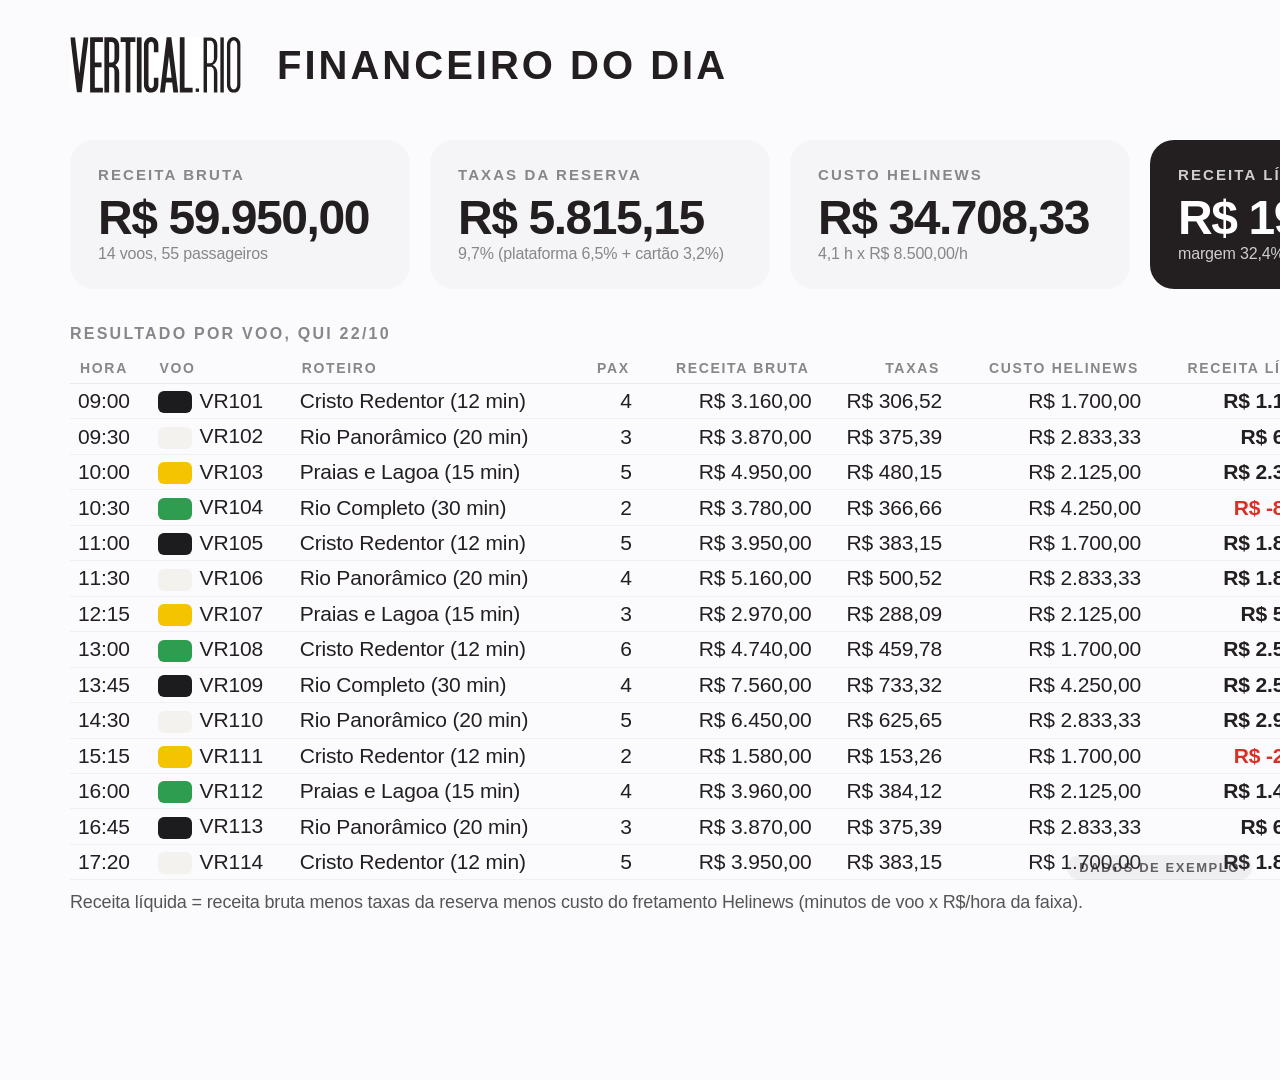
<file: hub_financeiro.html>
<!doctype html><html lang="pt-BR"><head><meta charset="utf-8"><title>Vertical Rio Hub | Financeiro (restrito)</title>
<link rel="stylesheet" href="assets/base.css">
<style>
header{height:120px;display:flex;align-items:center;justify-content:space-between;padding:0 60px;border-bottom:4px solid var(--tinta)}
.placa-logo{padding:0}.placa-logo img{height:56px}h1{font-size:44px;letter-spacing:3px}
.restr{background:var(--tinta);color:#fff;font-size:22px;font-weight:800;padding:10px 20px;border-radius:8px;letter-spacing:2px}
.kpis{display:grid;grid-template-columns:repeat(5,1fr);gap:24px;padding:30px 60px 10px}
.k{border:3px solid var(--linha);border-radius:16px;padding:22px 26px}.k span{font-size:22px;color:var(--suave);font-weight:800;letter-spacing:2px}.k b{display:block;font-size:50px;font-weight:900;margin-top:6px;white-space:nowrap}.k small{font-size:20px;color:#555}
.k.liq{background:var(--tinta);color:#fff;border-color:var(--tinta)}.k.liq span,.k.liq small{color:#cfcdcd}
.neg{color:var(--erro)}
.corpo{display:grid;grid-template-columns:1fr 470px;gap:36px;padding:16px 60px}
table{width:100%;border-collapse:collapse;font-size:21px;font-variant-numeric:tabular-nums}
th{text-align:right;font-size:18px;color:var(--suave);letter-spacing:2px;padding:7px 10px;border-bottom:3px solid var(--tinta)}th:nth-child(-n+3){text-align:left}
td{padding:5px 8px;white-space:nowrap;border-bottom:1px solid var(--linha);text-align:right;font-weight:600}td:nth-child(-n+3){text-align:left}
.bl{display:inline-block;width:34px;height:22px;border-radius:4px;vertical-align:middle;margin-right:8px;box-shadow:inset 0 0 0 1px rgba(0,0,0,.25)}
h2{font-size:26px;letter-spacing:2px;margin-bottom:10px}
.hn td{font-size:24px}.hn tr.at td{background:var(--tinta);color:#fff;font-weight:800}
.prem{margin-top:14px;font-size:20px;font-weight:700;background:#fff6cc;border-left:8px solid var(--atencao);padding:12px 16px;line-height:1.35}
.leg{font-size:18px;color:#555;margin-top:10px;line-height:1.4}

header{height:130px;border-bottom:none;padding:0 70px}
h1{font-size:40px;font-weight:600}
.restr{background:var(--card);color:var(--tinta);font-size:15px;font-weight:600;letter-spacing:.1em;border-radius:999px;padding:10px 20px}
.kpis{padding:10px 70px 20px;gap:20px}
.k{border:none;background:var(--card);border-radius:24px;padding:26px 28px}.k span{font-size:15px;letter-spacing:.14em;font-weight:600}.k b{font-size:48px;font-weight:700;letter-spacing:-.03em}.k small{font-size:16px;color:var(--suave)}
.k.liq{background:var(--tinta)}
.corpo{padding:16px 70px}
h2{font-size:16px;letter-spacing:.14em;color:var(--suave);font-weight:600}
th{border-bottom:1px solid var(--linha);font-size:14px;font-weight:600;letter-spacing:.12em}
td{border-bottom:1px solid #f0f0f3;font-weight:500}
.hn tr.at td{background:var(--tinta);color:#fff}.hn tr.at td:first-child{border-radius:12px 0 0 12px}.hn tr.at td:last-child{border-radius:0 12px 12px 0}
.prem{background:#fdf6d8;border-left:none;border-radius:16px;font-weight:500;font-size:17px;padding:16px 20px}.prem br+*{}
.neg{color:var(--erro)}
.bl{border-radius:6px;box-shadow:none}

</style></head><body>
<header><div style="display:flex;align-items:center;gap:36px"><div class="placa-logo"><img src="assets/logo_vertical_rio.svg" alt="Vertical Rio"></div><h1>FINANCEIRO DO DIA</h1></div><div class="restr">ACESSO RESTRITO: PERFIL FINANCEIRO (SIMULAÇÃO)</div></header>
<div class="kpis" id="kp"></div>
<div class="corpo"><div><h2>RESULTADO POR VOO, QUI 22/10</h2><table><thead><tr><th>HORA</th><th>VOO</th><th>ROTEIRO</th><th>PAX</th><th>RECEITA BRUTA</th><th>TAXAS</th><th>CUSTO HELINEWS</th><th>RECEITA LÍQUIDA</th></tr></thead><tbody id="tb"></tbody></table>
<div class="leg">Receita líquida = receita bruta menos taxas da reserva menos custo do fretamento Helinews (minutos de voo x R$/hora da faixa).</div></div>
<div><h2>TABELA HELINEWS (R$/HORA)</h2><table class="hn"><thead><tr><th>HORAS NO MÊS</th><th>R$/HORA</th></tr></thead><tbody id="hn"></tbody></table><div class="prem" id="pm"></div></div></div>
<div class="amostra">DADOS DE EXEMPLO</div>
<script src="assets/dados.js"></script>
<script>
const f=faixa(HORAS_MES),taxa=TAXAS.plataforma+TAXAS.cartao,n=x=>x.toLocaleString('pt-BR');
const L=VOOS.map(v=>{const b=v.pax*v.preco,t=b*taxa/100,c=v.min/60*f[2];return{...v,b,t,c,l:b-t-c}});
const S=k=>L.reduce((a,v)=>a+v[k],0),pax=S('pax');
document.getElementById('kp').innerHTML=`
<div class="k"><span>RECEITA BRUTA</span><b>${brl(S('b'))}</b><small>${L.length} voos, ${pax} passageiros</small></div>
<div class="k"><span>TAXAS DA RESERVA</span><b>${brl(S('t'))}</b><small>${n(taxa)}% (plataforma ${n(TAXAS.plataforma)}% + cartão ${n(TAXAS.cartao)}%)</small></div>
<div class="k"><span>CUSTO HELINEWS</span><b>${brl(S('c'))}</b><small>${(S('min')/60).toLocaleString('pt-BR',{maximumFractionDigits:1})} h x ${brl(f[2])}/h</small></div>
<div class="k liq"><span>RECEITA LÍQUIDA</span><b>${brl(S('l'))}</b><small>margem ${(S('l')/S('b')*100).toFixed(1).replace('.',',')}%</small></div>
<div class="k"><span>TICKET MÉDIO</span><b>${brl(S('b')/pax)}</b><small>por passageiro; ${brl(S('b')/L.length)} por voo</small></div>`;
document.getElementById('tb').innerHTML=L.map(v=>`<tr><td>${v.hora}</td><td><span class="bl" style="background:${PULSEIRAS[v.pulseira]}"></span>${v.voo}</td><td>${ROTEIROS[v.rot].nome} (${v.min} min)</td><td>${v.pax}</td><td>${brl(v.b)}</td><td>${brl(v.t)}</td><td>${brl(v.c)}</td><td class="${v.l<0?'neg':''}" style="font-weight:800">${brl(v.l)}</td></tr>`).join('');
document.getElementById('hn').innerHTML=HELINEWS.map(x=>`<tr class="${x===f?'at':''}"><td>${x[3]}${x===f?' (faixa atual)':''}</td><td>${brl(x[2])}</td></tr>`).join('');
document.getElementById('pm').innerHTML=`Mês até agora: ${n(HORAS_MES)} h voadas, faixa ${f[3]}.<br>PREMISSA A CONFIRMAR: a tarifa da faixa atual vale para todas as horas do mês (não escalonada).`;
</script></body></html>
</file>
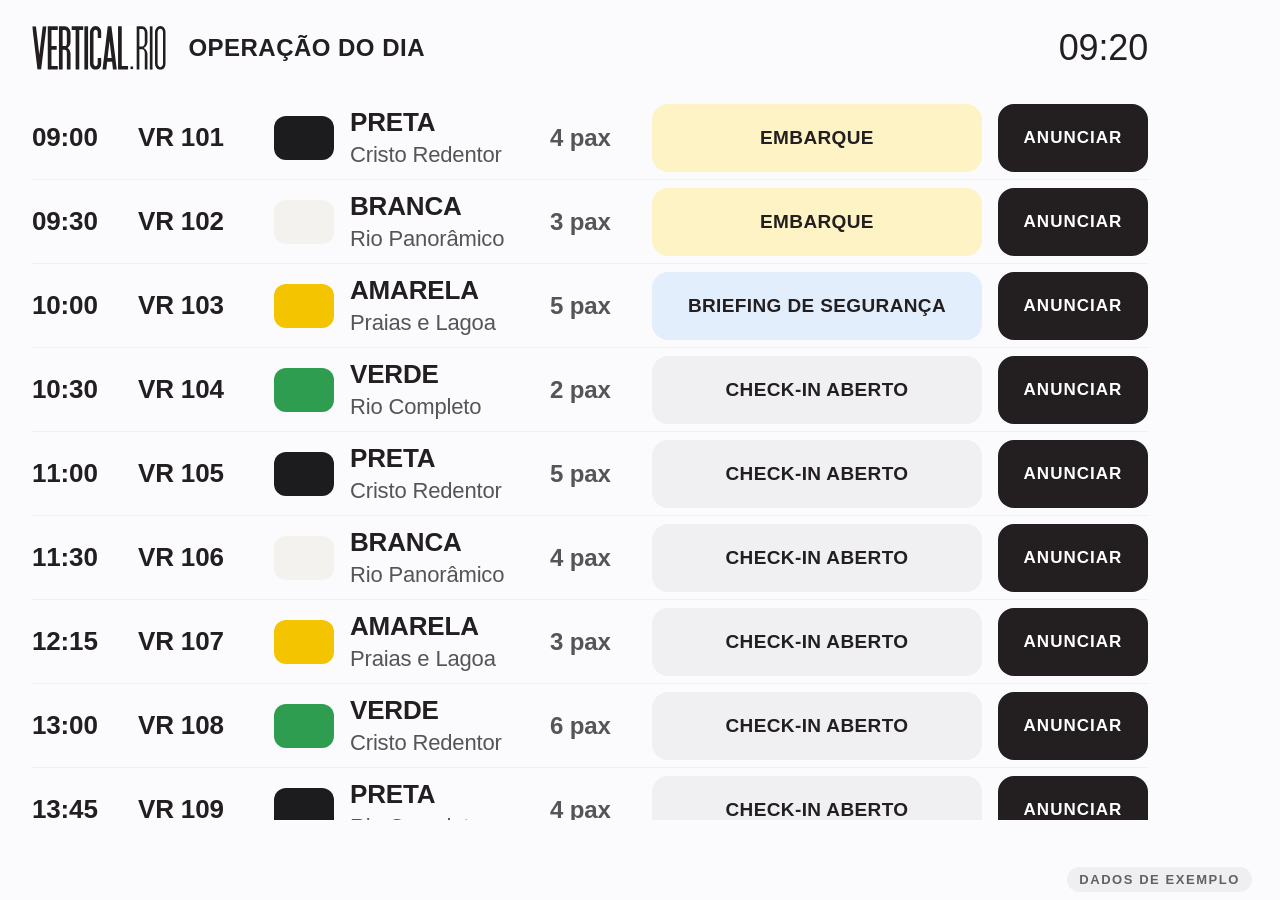
<file: ipad_operacao.html>
<!doctype html><html lang="pt-BR"><head><meta charset="utf-8"><meta name="viewport" content="width=1180,user-scalable=no"><title>Vertical Rio Hub | Operação</title>
<link rel="stylesheet" href="assets/base.css">
<style>
html,body{width:1180px;height:820px}
header{height:96px;display:flex;align-items:center;justify-content:space-between;padding:0 28px;border-bottom:3px solid var(--tinta)}
.placa-logo{padding:0}.placa-logo img{height:44px}
h1{font-size:30px;letter-spacing:3px}.rel{font-size:40px;font-weight:800;font-variant-numeric:tabular-nums}
#lista{height:724px;overflow-y:auto;padding:8px 28px 60px}
.l{display:grid;grid-template-columns:90px 120px 60px 1fr 86px 330px 150px;align-items:center;gap:16px;height:84px;border-bottom:2px solid var(--linha);font-size:30px;font-weight:700}
.bl{width:60px;height:44px;border-radius:8px;box-shadow:inset 0 0 0 2px rgba(0,0,0,.25)}
.rt{font-size:22px;font-weight:500;color:#555}.pax{font-size:24px;color:#555}
.bt{height:68px;border-radius:14px;border:3px solid var(--tinta);font-size:22px;font-weight:800;letter-spacing:1px;color:var(--tinta);cursor:pointer}
.an{height:68px;border-radius:14px;border:3px solid var(--tinta);background:var(--tinta);color:#fff;font-size:20px;font-weight:800;letter-spacing:1px;cursor:pointer}.nota{font-size:18px;color:var(--ok);font-weight:700;grid-column:4/8;margin-top:-10px}
.l.comnota{height:110px}
#dlg{position:fixed;inset:0;background:rgba(35,31,32,.6);display:none;align-items:center;justify-content:center;z-index:50}
#dlg.on{display:flex}
.cx{background:#fff;border-radius:22px;padding:44px;width:760px;text-align:center}
.cx p{font-size:36px;font-weight:800;line-height:1.3;margin-bottom:36px}
.cx .bts{display:flex;gap:24px}.cx button{flex:1;height:96px;border-radius:16px;font-size:32px;font-weight:800;border:3px solid var(--tinta);background:#fff;cursor:pointer}
.cx .sim{background:var(--tinta);color:#fff}
.toast{position:fixed;left:50%;bottom:30px;transform:translateX(-50%);background:var(--ok);color:#fff;font-size:24px;font-weight:800;padding:18px 30px;border-radius:14px;display:none}
.amostra{bottom:8px;font-size:13px}

header{height:96px;border-bottom:none;padding:0 32px}
h1{font-size:24px;font-weight:600;letter-spacing:.02em}.rel{font-size:36px;font-weight:300}
#lista{padding:0 32px 60px}
.l{border-bottom:1px solid #f0f0f3;font-weight:600;font-size:26px}
.bl{border-radius:12px;box-shadow:none}
.bt{border:none;border-radius:16px;font-size:19px;font-weight:600;letter-spacing:.02em;transition:transform .15s,background .3s}
.bt:active,.an:active{transform:scale(.97)}
.an{border:none;border-radius:16px;font-size:17px;font-weight:600;letter-spacing:.06em;background:var(--tinta)}
#dlg{background:rgba(20,20,22,.35);backdrop-filter:blur(6px)}
.cx{border-radius:28px;box-shadow:0 30px 80px rgba(0,0,0,.25);animation:entra .25s ease}
.cx p{font-size:30px;font-weight:600}
.cx button{border:none;background:var(--card);border-radius:16px;font-size:26px;font-weight:600}
.cx .sim{background:var(--tinta)}
.toast{border-radius:999px;font-size:20px;font-weight:600;background:rgba(35,31,32,.92);box-shadow:0 12px 40px rgba(0,0,0,.2)}
.nota{color:#2e7d4f;font-weight:500}

</style></head><body>
<header><div style="display:flex;align-items:center;gap:22px"><div class="placa-logo"><img src="assets/logo_vertical_rio.svg" alt="Vertical Rio"></div><h1>OPERAÇÃO DO DIA</h1></div><div class="rel" id="rel"></div></header>
<div id="lista"></div>
<div id="dlg"><div class="cx"><p id="pq"></p><div class="bts"><button id="nao">Cancelar</button><button class="sim" id="sim">Confirmar</button></div></div></div>
<div class="toast" id="toast"></div>
<div class="amostra">DADOS DE EXEMPLO</div>
<script src="assets/dados.js"></script>
<script>
const ORDEM=STATUS;
const BG={'CHECK-IN ABERTO':'#f0f0f3','BRIEFING DE SEGURANÇA':'#e3eefc','EQUIPANDO':'#fdebdc','EMBARQUE':'#fdf3c4'};
const agora=hm('09:20');
const ov=()=>JSON.parse(localStorage.getItem('vrhub_status')||'{}');
const notas=JSON.parse(localStorage.getItem('vrhub_notas')||'{}');
const st=v=>{const s=ov()[v.voo]||statusDe(v,agora);return s==='DECOLOU'?'EMBARQUE':s};
document.getElementById('rel').textContent=fmtHM(agora);
let pend=null;
function render(){document.getElementById('lista').innerHTML=VOOS.map(v=>{const s=st(v);return `<div class="l ${notas[v.voo]?'comnota':''}"><span>${v.hora}</span><span>${v.voo.replace('VR','VR ')}</span><span class="bl" style="background:${PULSEIRAS[v.pulseira]}"></span><span>${v.pulseira}<br><span class="rt">${ROTEIROS[v.rot].nome}</span></span><span class="pax">${v.pax} pax</span><button class="bt" style="background:${BG[s]}" onclick="pedir('${v.voo}')">${s}</button><button class="an" onclick="anunciar('${v.voo}')">ANUNCIAR</button>${notas[v.voo]?`<span class="nota">${notas[v.voo]}</span>`:''}</div>`}).join('')}
function pedir(voo){const v=VOOS.find(x=>x.voo===voo);const i=ORDEM.indexOf(st(v));const prox=ORDEM[(i+1)%ORDEM.length];pend={voo,prox};
 pend.tipo='status';document.getElementById('pq').textContent=`Confirmar mudança do voo ${voo.replace('VR','VR ')} para ${prox}?`;document.getElementById('dlg').classList.add('on')}
document.getElementById('nao').onclick=()=>{pend=null;document.getElementById('dlg').classList.remove('on')};
document.getElementById('sim').onclick=()=>{
 if(pend.tipo==='status'){const o=ov();o[pend.voo]=pend.prox;localStorage.setItem('vrhub_status',JSON.stringify(o))} // so atualiza as TVs, sem anuncio
 else{const v=VOOS.find(x=>x.voo===pend.voo);notas[pend.voo]=`Anúncio enviado à Central de Avisos (simulação): ${st(v)}`;localStorage.setItem('vrhub_notas',JSON.stringify(notas));
  const t=document.getElementById('toast');t.textContent=`${pend.voo}: anúncio enviado à Central de Avisos (simulação)`;t.style.display='block';setTimeout(()=>t.style.display='none',4000);if(!param('demo'))location.href=`central_avisos.html?voo=${encodeURIComponent(v.voo)}&pulseira=${encodeURIComponent(v.pulseira)}&status=${encodeURIComponent(st(v))}`}
 document.getElementById('dlg').classList.remove('on');pend=null;render()};
function anunciar(voo){const v=VOOS.find(x=>x.voo===voo);pend={voo,tipo:'anuncio'};
 document.getElementById('pq').textContent=`Anunciar o voo ${voo.replace('VR','VR ')} (pulseira ${v.pulseira}, ${st(v)}) na Central de Avisos?`;document.getElementById('dlg').classList.add('on')}
window.addEventListener('storage',render);render();
if(param('demo')){localStorage.clear();for(const k in notas)delete notas[k];render();setTimeout(()=>{const d=param('demo');if(d==='dialogo')pedir('VR104');if(d==='anunciar'||d==='anunciado')anunciar('VR102');if(d==='anunciado')document.getElementById('sim').click()},50)}
</script></body></html>
</file>
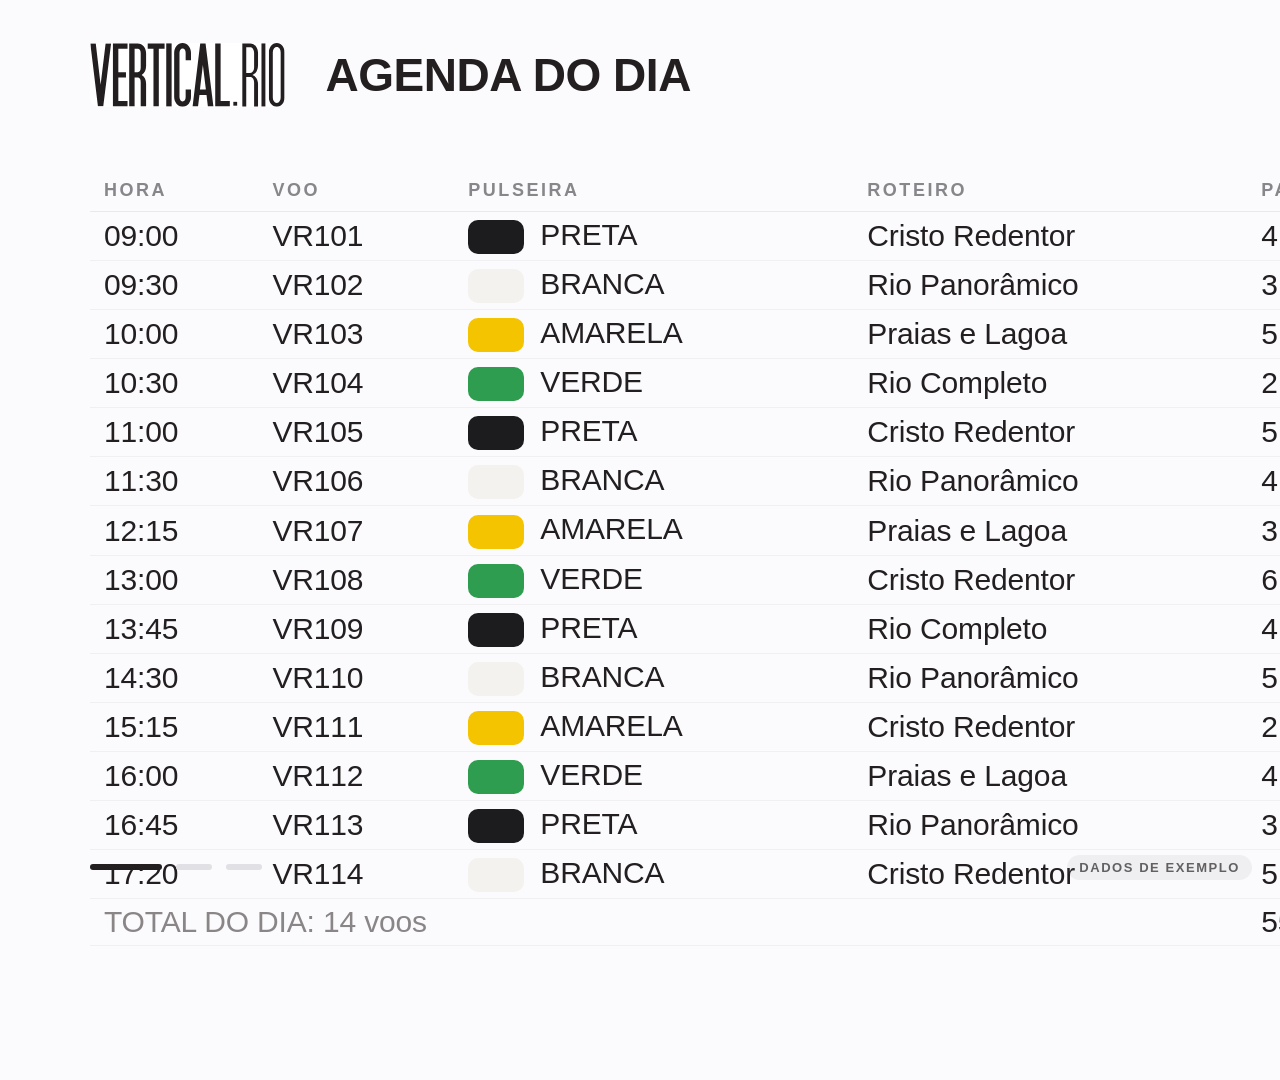
<file: tv_escritorio.html>
<!doctype html><html lang="pt-BR"><head><meta charset="utf-8"><title>Vertical Rio Hub | TV Escritório</title>
<link rel="stylesheet" href="assets/base.css">
<style>
header{height:140px;display:flex;align-items:center;justify-content:space-between;padding:0 70px;border-bottom:4px solid var(--tinta)}
.placa-logo{padding:0}.placa-logo img{height:64px}
h1{font-size:56px;letter-spacing:4px}.rel{font-size:72px;font-weight:800;font-variant-numeric:tabular-nums}
.tela{display:none;padding:40px 70px;height:870px}.tela.on{display:block}
.dots{position:fixed;bottom:22px;left:70px;display:flex;gap:14px}.dots i{width:90px;height:10px;background:var(--linha);border-radius:5px}.dots i.on{background:var(--tinta)}
table{width:100%;border-collapse:collapse;font-size:38px}th{text-align:left;font-size:26px;color:var(--suave);letter-spacing:3px;padding:8px 14px;border-bottom:3px solid var(--tinta)}
td{padding:6px 14px;border-bottom:2px solid var(--linha);font-weight:700}
.bl{display:inline-block;width:70px;height:40px;border-radius:7px;vertical-align:middle;margin-right:16px;box-shadow:inset 0 0 0 2px rgba(0,0,0,.2)}
.chip{padding:4px 18px;border-radius:8px;font-size:30px;letter-spacing:2px}
.sem{display:inline-block;width:38px;height:38px;border-radius:50%;vertical-align:middle;margin-right:12px}
.cl{display:grid;grid-template-columns:1.25fr 1fr;gap:60px}
.sm{display:grid;grid-template-columns:repeat(7,1fr);gap:14px;margin-top:20px}.dia{border:3px solid var(--linha);border-radius:14px;padding:18px;text-align:center;font-size:28px;font-weight:700}.dia b{display:block;font-size:44px;margin:8px 0}
.aviso{margin-top:28px;font-size:30px;font-weight:700;background:#fff6cc;border-left:10px solid var(--atencao);padding:18px 24px}
.kpis{display:grid;grid-template-columns:repeat(3,1fr);gap:40px;margin-top:20px}
.k{border:4px solid var(--tinta);border-radius:20px;padding:40px}.k span{font-size:32px;color:var(--suave);font-weight:700;letter-spacing:2px}.k b{display:block;font-size:150px;line-height:1.05;font-weight:900}.k small{font-size:30px;font-weight:600}
.barra{margin-top:50px;font-size:30px;font-weight:700}.trilho{display:flex;gap:6px;margin-top:16px}.trilho div{flex:1;height:70px;background:var(--linha);border-radius:8px;display:flex;align-items:center;justify-content:center;font-size:24px}.trilho .at{background:var(--tinta);color:#fff}.trilho .ok{background:#cfcdcd}
h2{font-size:40px;letter-spacing:3px;margin-bottom:18px}

header{height:150px;border-bottom:none;padding:0 90px}
h1{font-size:46px;font-weight:600;letter-spacing:-.01em}.rel{font-size:64px;font-weight:300}
.tela{padding:20px 90px;animation:entra .6s ease}
th{border-bottom:1px solid var(--linha);font-size:18px;font-weight:600;letter-spacing:.14em;color:var(--suave);padding:10px 14px}
td{border-bottom:1px solid #f0f0f3;font-weight:500}
.bl{border-radius:10px;box-shadow:none;width:56px;height:34px}
.chip{border-radius:999px;font-size:22px;font-weight:600;letter-spacing:.04em;padding:6px 18px}
.sem{width:22px;height:22px}
.dia{border:none;background:var(--card);border-radius:22px;font-weight:500;font-size:24px}.dia b{font-weight:600;font-size:40px}
.aviso{background:transparent;border-left:none;padding:0;color:var(--suave);font-weight:500;font-size:24px}
.k{border:none;background:var(--card);border-radius:28px;padding:48px}.k span{font-size:22px;letter-spacing:.14em;font-weight:600}.k b{font-weight:700;letter-spacing:-.03em}.k small{color:var(--suave);font-weight:500}
.barra{font-size:20px;letter-spacing:.14em;color:var(--suave);font-weight:600}
.trilho div{border-radius:14px;background:var(--card);color:var(--suave);font-weight:500}.trilho .ok{background:#e8e8ed}.trilho .at{background:var(--tinta);color:#fff}
.dots{left:90px;bottom:30px}.dots i{width:36px;height:6px;background:#e0e0e5;transition:all .4s}.dots i.on{width:72px;background:var(--tinta)}
h2{font-size:20px;letter-spacing:.14em;color:var(--suave);font-weight:600}

</style></head><body>
<header><div style="display:flex;align-items:center;gap:40px"><div class="placa-logo"><img src="assets/logo_vertical_rio.svg" alt="Vertical Rio"></div><h1 id="tt"></h1></div><div class="rel">10:02</div></header>
<section class="tela" id="t0"><table><thead><tr><th>HORA</th><th>VOO</th><th>PULSEIRA</th><th>ROTEIRO</th><th>PAX</th><th>STATUS</th></tr></thead><tbody id="ag"></tbody></table></section>
<section class="tela" id="t1"><div class="cl"><div><h2>HOJE: VOOS x CLIMA</h2><table><thead><tr><th>HORA</th><th>VOO</th><th>CONDIÇÃO</th><th>VENTO</th><th>VISIB.</th></tr></thead><tbody id="cv"></tbody></table></div>
<div><h2>SEMANA</h2><div class="sm" id="sm" style="grid-template-columns:1fr 1fr 1fr 1fr"></div>
<div style="margin-top:26px;font-size:28px;font-weight:700"><span class="sem" style="background:#2e9d4f"></span>favorável &nbsp; <span class="sem" style="background:#f5c400"></span>atenção &nbsp; <span class="sem" style="background:#c62828"></span>desfavorável</div><div class="aviso">Indicador de apoio. A decisão de voar é sempre do operador (Helinews).</div></div></div></section>
<section class="tela" id="t2"><div class="kpis" id="kp"></div><div class="barra" id="bt"></div><div class="trilho" id="tr"></div></section>
<div class="dots"><i></i><i></i><i></i></div>
<div class="amostra">DADOS DE EXEMPLO</div>
<script src="assets/dados.js"></script>
<script>
const agora=hm('10:02');const T=['AGENDA DO DIA','CLIMA E VOOS','INDICADORES DO MÊS'];
const SBG={'CHECK-IN ABERTO':'#f0f0f3','BRIEFING DE SEGURANÇA':'#e3eefc','EQUIPANDO':'#fdebdc','EMBARQUE':'#fdf3c4','DECOLOU':'#e6f4ea'};
const ovr=JSON.parse(localStorage.getItem('vrhub_status')||'{}');
const L=VOOS.map(v=>({...v,st:ovr[v.voo]||statusDe(v,agora)}));
document.getElementById('ag').innerHTML=L.map(v=>`<tr><td>${v.hora}</td><td>${v.voo}</td><td><span class="bl" style="background:${PULSEIRAS[v.pulseira]}"></span>${v.pulseira}</td><td style="font-weight:500">${ROTEIROS[v.rot].nome}</td><td>${v.pax}</td><td>${v.st==='DECOLOU'?'<span style="color:#8a8687">decolou</span>':`<span class="chip" style="background:${SBG[v.st]}">${v.st}</span>`}</td></tr>`).join('')+`<tr><td colspan=4 style="color:#8a8687">TOTAL DO DIA: ${L.length} voos</td><td>${L.reduce((a,v)=>a+v.pax,0)}</td><td></td></tr>`;
document.querySelector('#t0 table').style.fontSize='30px';
document.getElementById('cv').innerHTML=L.map(v=>{const h=+v.hora.slice(0,2),c=CLIMA_HORA[h],s=semaforo(h);return `<tr><td>${v.hora}</td><td>${v.voo}</td><td><span class="sem" style="background:${SEM_COR[s]}"></span>${c.c}</td><td>${c.v} km/h</td><td>${c.vis} km</td></tr>`}).join('');
document.querySelector('#t1 table').style.fontSize='26px';
document.getElementById('sm').innerHTML=CLIMA_SEMANA.map(d=>`<div class="dia">${d[0]}<b>${d[2]}° / ${d[3]}°</b>${d[1]}<br><span class="sem" style="background:${SEM_COR[d[4]]};margin:12px 0 0"></span></div>`).join('');
const f=faixa(HORAS_MES),i=HELINEWS.indexOf(f);
document.getElementById('kp').innerHTML=`<div class="k"><span>VOOS EXECUTADOS</span><b>${VOOS_MES}</b><small>no mês de outubro</small></div><div class="k"><span>HORAS VOADAS</span><b>${HORAS_MES.toLocaleString('pt-BR')}</b><small>horas no mês</small></div><div class="k"><span>FAIXA HELINEWS ATUAL</span><b style="font-size:110px;margin:20px 0">${f[3]}</b><small>faltam ${(Math.min(...[f[1]+1])-HORAS_MES).toLocaleString('pt-BR')} h para a próxima faixa</small></div>`;
document.getElementById('bt').textContent='PROGRESSO NAS FAIXAS DE HORAS DO MÊS';
document.getElementById('tr').innerHTML=HELINEWS.map((x,j)=>`<div class="${j<i?'ok':j===i?'at':''}">${x[3]}</div>`).join('');
let n=+(param('tela')||0);function show(){document.querySelectorAll('.tela').forEach((s,j)=>s.classList.toggle('on',j===n));document.querySelectorAll('.dots i').forEach((d,j)=>d.classList.toggle('on',j===n));document.getElementById('tt').textContent=T[n]}
show();if(param('tela')===null)setInterval(()=>{n=(n+1)%3;show()},20000);
</script></body></html>
</file>
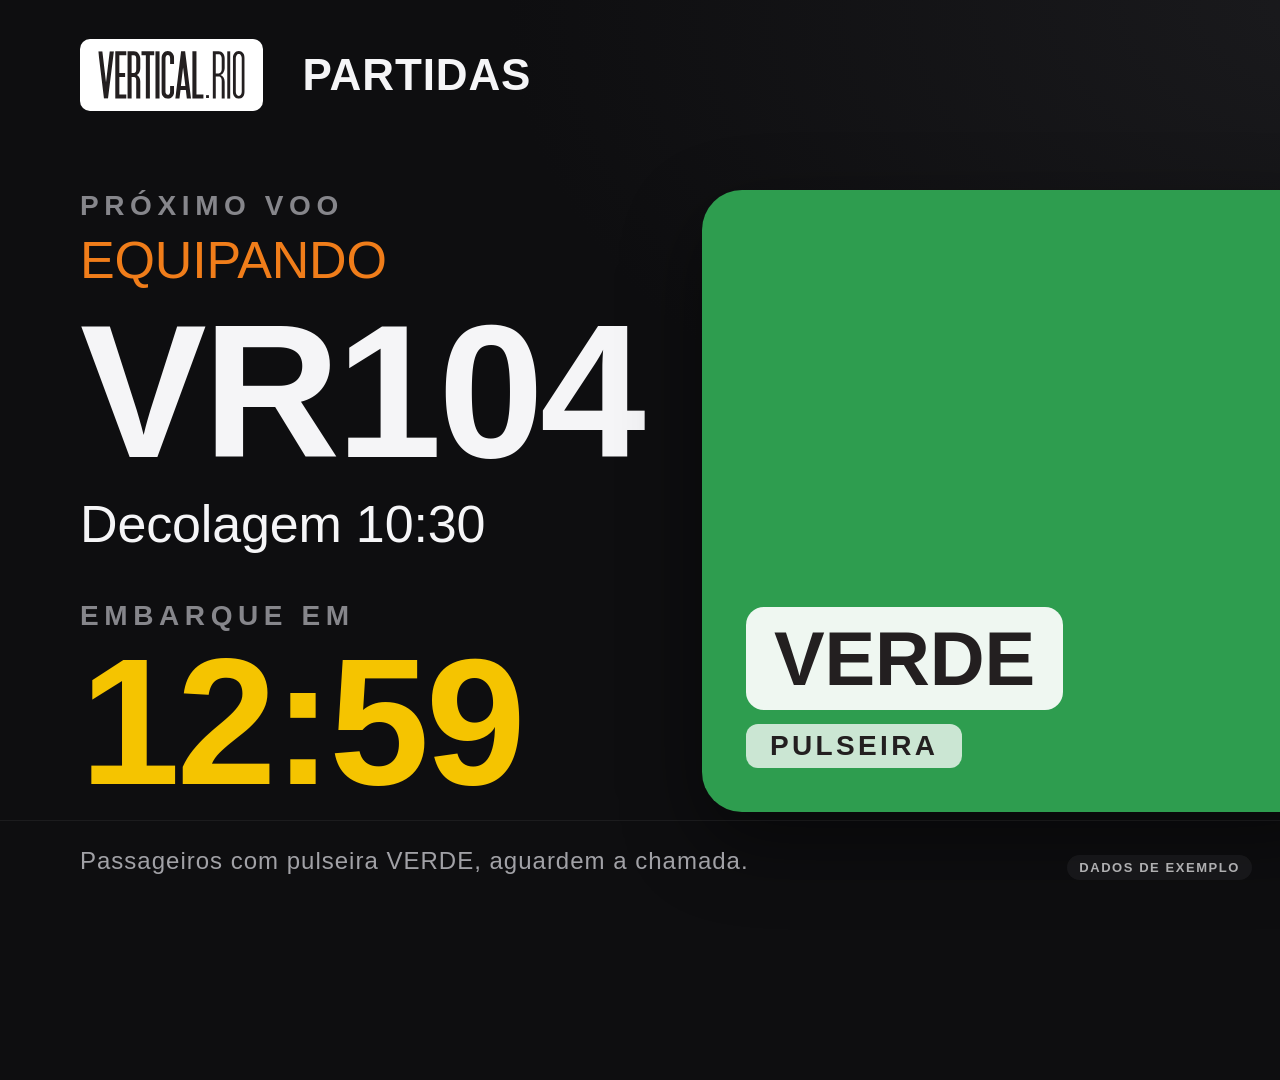
<file: tv_sala_espera.html>
<!doctype html><html lang="pt-BR"><head><meta charset="utf-8"><title>Vertical Rio Hub | TV Sala de Espera</title>
<link rel="stylesheet" href="assets/base.css">
<style>
body{background:var(--board);color:var(--flapTxt)}
header{height:150px;display:flex;align-items:center;justify-content:space-between;padding:0 60px;border-bottom:4px solid #000}
.tit{font-size:54px;font-weight:800;letter-spacing:6px}.tit small{display:block;font-size:26px;font-weight:500;color:#b9b4b0;letter-spacing:4px}
.relogio{font-size:84px;font-weight:800;font-variant-numeric:tabular-nums;letter-spacing:4px}
.cab,.linha{display:grid;grid-template-columns:250px 250px 240px 1fr;align-items:center;padding:0 60px;column-gap:40px}
.cab{height:70px;font-size:28px;font-weight:700;color:#b9b4b0;letter-spacing:4px}.cab span small{font-weight:400;font-size:20px;margin-left:10px;color:#7d7875}
.linha{height:96px;border-top:2px solid #000}
.flaps{display:flex;gap:4px}.en{font-size:22px;color:#b9b4b0;letter-spacing:3px;margin-top:4px;height:26px}.trad{font-size:18px;color:#7d7875;letter-spacing:1px}
.c{width:44px;height:66px;background:var(--flap);border-radius:5px;position:relative;font-size:48px;font-weight:800;display:flex;align-items:center;justify-content:center;font-family:"DejaVu Sans Mono",Menlo,Consolas,monospace;box-shadow:inset 0 -2px 0 #000}
.c::after{content:"";position:absolute;left:0;right:0;top:50%;height:2px;background:#0b0a0a}
.c.flip{animation:flip .09s linear}
@keyframes flip{0%{transform:scaleY(1)}50%{transform:scaleY(.15)}100%{transform:scaleY(1)}}
.pcell{display:flex;align-items:center;gap:20px}
.bloco{width:110px;height:76px;border-radius:6px;transition:background .6s;box-shadow:inset 0 0 0 3px rgba(0,0,0,.35)}
.rodape{position:absolute;bottom:0;left:0;right:0;height:72px;background:#000;display:flex;align-items:center;padding:0 60px;font-size:28px;color:#d8d4d0;letter-spacing:1px}
/* modo poucos */
#poucos{display:none;position:absolute;top:150px;left:0;right:0;bottom:72px;padding:50px 80px}
body.poucos #quadro{display:none}body.poucos #poucos{display:grid;grid-template-columns:1fr 640px;gap:60px}
.rot{font-size:40px;letter-spacing:8px;color:#b9b4b0;font-weight:700}
.vgrande{font-size:180px;font-weight:900;line-height:1;letter-spacing:6px;margin:10px 0 0}
.hgrande{font-size:64px;font-weight:700;margin-top:8px}
.cd{margin-top:46px}.cdnum{font-size:190px;font-weight:900;font-variant-numeric:tabular-nums;line-height:1;color:#f5c400}
.pulsGrande{border-radius:28px;display:flex;flex-direction:column;justify-content:flex-end;padding:40px;height:100%;box-shadow:inset 0 0 0 8px rgba(0,0,0,.25)}
.pulsGrande b{font-size:84px;font-weight:900;color:#231F20;background:rgba(255,255,255,.85);padding:6px 24px;border-radius:12px;align-self:flex-start}
.pulsGrande span{font-size:38px;font-weight:700;color:#231F20;background:rgba(255,255,255,.85);padding:6px 24px;border-radius:12px;align-self:flex-start;margin-top:14px}
.depois{margin-top:40px;font-size:36px;color:#d8d4d0}.depois .bl{display:inline-block;width:46px;height:30px;border-radius:5px;vertical-align:-4px;margin:0 12px}
.idi{font-size:34px;font-weight:800;letter-spacing:3px;color:#5d5856}.idi b{color:#141213;background:#f5c400;padding:2px 12px;border-radius:6px}.idi small{display:block;font-size:18px;font-weight:500;color:#9a9592;letter-spacing:1px;text-align:right;margin-top:6px;min-height:22px}

body{background:radial-gradient(1400px 900px at 70% 0%,#1a1a1d 0%,#0e0e10 60%)}
header{height:150px;border-bottom:none;padding:0 80px}
.tit{font-size:44px;font-weight:600;letter-spacing:.02em}
.relogio{font-size:72px;font-weight:300;letter-spacing:0}
.idi{font-size:22px;font-weight:600;letter-spacing:.14em;color:#6e6e73}.idi b{background:rgba(245,196,0,.16);color:#f5c400;padding:4px 12px;border-radius:999px}.idi small{font-size:14px;color:#6e6e73;letter-spacing:.04em}
.cab{height:60px;padding:0 80px;font-size:20px;font-weight:600;letter-spacing:.16em;color:#6e6e73}
.cab,.linha{padding:0 80px;grid-template-columns:240px 240px 220px 1fr}
.linha{border-top:none;height:96px}
.c{background:linear-gradient(#232326 0 50%,#1c1c1e 50% 100%);border-radius:7px;box-shadow:0 1px 0 rgba(255,255,255,.04) inset,0 2px 6px rgba(0,0,0,.35);font-family:-apple-system,"SF Pro Display",Inter,Roboto,sans-serif;font-weight:600;color:#f5f5f7;perspective:400px}
.c::after{background:rgba(0,0,0,.55);height:1px}
.c.flip{animation:flip .12s cubic-bezier(.4,0,.2,1)}
@keyframes flip{0%{transform:rotateX(0)}50%{transform:rotateX(70deg);filter:brightness(.7)}100%{transform:rotateX(0)}}
.bloco{width:96px;height:64px;border-radius:14px;box-shadow:none}
.rodape{background:transparent;height:80px;padding:0 80px;font-size:24px;color:#a1a1a6;border-top:1px solid rgba(255,255,255,.06)}
#poucos{padding:40px 80px 40px;animation:entra .6s ease}
.rot{font-size:28px;letter-spacing:.2em;color:#86868b;font-weight:600}
.vgrande{font-size:190px;font-weight:700;letter-spacing:-.02em;margin-top:6px}
.hgrande{font-size:52px;font-weight:500}
.cdnum{font-size:180px;font-weight:600;color:#f5c400;letter-spacing:-.02em}
.pulsGrande{border-radius:40px;box-shadow:0 30px 80px rgba(0,0,0,.45);padding:44px;transition:background .8s ease}
.pulsGrande b{background:rgba(255,255,255,.92);font-weight:700;font-size:76px;border-radius:18px;padding:8px 28px}
.pulsGrande span{background:rgba(255,255,255,.75);font-size:28px;font-weight:600;letter-spacing:.12em;border-radius:12px}
.depois{font-size:30px;color:#a1a1a6}.depois .bl{border-radius:8px}
.amostra{color:#f5f5f7}

</style></head><body>
<header><div style="display:flex;align-items:center;gap:40px"><div class="placa-logo"><img src="assets/logo_vertical_rio.svg" alt="Vertical Rio"></div>
<div class="tit" id="tit">PARTIDAS</div></div><div style="display:flex;align-items:center;gap:60px"><div class="idi" id="idi"></div><div class="relogio" id="rel">00:00</div></div></header>
<div id="quadro">
<div class="cab"><span id="hH"></span><span id="hV"></span><span id="hP"></span><span id="hS"></span></div>
<div id="linhas"></div></div>
<div id="poucos"></div>
<div class="rodape" id="rod"></div>
<div class="amostra">DADOS DE EXEMPLO</div>
<script src="assets/dados.js"></script>
<script>
// Rotacao de idioma do quadro (segundos). Sobrescreva com ?idioma_seg=N . Fixe um idioma com ?idioma=pt|en|es
const IDIOMA_SEG_PADRAO=5;
const IDIOMA_SEG=Math.max(1,+(param('idioma_seg'))||IDIOMA_SEG_PADRAO);
const IDIOMAS=['pt','en','es'];
let lang=IDIOMAS.includes(param('idioma'))?param('idioma'):'pt';
const TX={
 pt:{tit:'PARTIDAS',h:['HORA','VOO','PULSEIRA','STATUS'],st:s=>s,cor:c=>c,prox:'PRÓXIMO VOO',dec:'Decolagem',embEm:'EMBARQUE EM',embAg:'EMBARQUE AGORA',dep:'Depois',pul:'PULSEIRA',nada:'SEM MAIS VOOS HOJE',rod:'Confira a cor da sua pulseira.',rodEmb:(v,c)=>`Embarque ${v}: pulseira ${c}.`,rodP:c=>`Passageiros com pulseira ${c}, aguardem a chamada.`},
 en:{tit:'DEPARTURES',h:['TIME','FLIGHT','WRISTBAND','STATUS'],st:s=>STATUS_EN[s],cor:c=>({PRETA:'BLACK',BRANCA:'WHITE',AMARELA:'YELLOW',VERDE:'GREEN'})[c],prox:'NEXT FLIGHT',dec:'Departure',embEm:'BOARDING IN',embAg:'BOARDING NOW',dep:'Later',pul:'WRISTBAND',nada:'NO MORE FLIGHTS TODAY',rod:'Check your wristband color.',rodEmb:(v,c)=>`Boarding ${v}: ${c} wristband.`,rodP:c=>`${c} wristband passengers, please wait for the call.`},
 es:{tit:'SALIDAS',h:['HORA','VUELO','PULSERA','ESTADO'],st:s=>({'CHECK-IN ABERTO':'CHECK-IN ABIERTO','BRIEFING DE SEGURANÇA':'BRIEFING DE SEGURIDAD','EQUIPANDO':'EQUIPÁNDOSE','EMBARQUE':'EMBARQUE'})[s],cor:c=>({PRETA:'NEGRA',BRANCA:'BLANCA',AMARELA:'AMARILLA',VERDE:'VERDE'})[c],prox:'PRÓXIMO VUELO',dec:'Despegue',embEm:'EMBARQUE EN',embAg:'EMBARQUE AHORA',dep:'Después',pul:'PULSERA',nada:'NO HAY MÁS VUELOS HOY',rod:'Verifique el color de su pulsera.',rodEmb:(v,c)=>`Embarque ${v}: pulsera ${c}.`,rodP:c=>`Pasajeros con pulsera ${c}, esperen el llamado.`}};
const ALF='ABCDEFGHIJKLMNOPQRSTUVWXYZ0123456789-';
const forcar=param('modo')==='poucos';
let agora=forcar?hm('16:16'):hm('10:02');
const N=8;const W={hora:5,voo:5,st:21};
const lin=document.getElementById('linhas');
function mkFlaps(n){const d=document.createElement('div');d.className='flaps';for(let i=0;i<n;i++){const c=document.createElement('div');c.className='c';c.textContent=' ';d.appendChild(c)}return d}
const rows=[];for(let i=0;i<N;i++){const r=document.createElement('div');r.className='linha';
 const h=mkFlaps(W.hora),v=mkFlaps(W.voo),pc=document.createElement('div');pc.className='pcell';const b=document.createElement('div');b.className='bloco';pc.append(b);const s=mkFlaps(W.st);
 r.append(h,v,pc,s);lin.appendChild(r);rows.push({h,v,b,s})}
function setFlaps(el,txt,cor){txt=txt.toUpperCase().padEnd(el.children.length,' ');if(param('captura')){[...el.children].forEach((c,i)=>{c.style.color=cor||'';c.textContent=txt[i]});return}[...el.children].forEach((c,i)=>{c.style.color=cor||'';const alvo=txt[i];if(c.textContent===alvo)return;
 let passos=4+Math.floor(Math.random()*8);const t=setInterval(()=>{c.classList.remove('flip');void c.offsetWidth;c.classList.add('flip');
 if(--passos<=0){c.textContent=alvo;clearInterval(t)}else c.textContent=ALF[Math.floor(Math.random()*ALF.length)]},70)})}
function ov(){try{return JSON.parse(localStorage.getItem("vrhub_status")||"{}")}catch(e){return {}}}
function stOf(v){return ov()[v.voo]||statusDe(v,agora)}
function cabecalho(){const t=TX[lang];document.getElementById('tit').textContent=t.tit;['hH','hV','hP','hS'].forEach((id,i)=>document.getElementById(id).textContent=t.h[i]);
 document.getElementById('idi').innerHTML=IDIOMAS.map(l=>l===lang?`<b>${l.toUpperCase()}</b>`:l.toUpperCase()).join(' · ')+`<small>${lang==='pt'?'':'tradução sugerida'}</small>`}
function render(){cabecalho();const t=TX[lang];
 document.getElementById('rel').textContent=fmtHM(agora);
 const futuros=VOOS.map(v=>({...v,st:stOf(v)})).filter(v=>v.st!=='DECOLOU');
 const poucos=true;document.body.classList.toggle('poucos',poucos);
 if(poucos){renderPoucos(futuros);return}
 const vis=futuros.slice(0,N);
 rows.forEach((r,i)=>{const v=vis[i];if(!v){setFlaps(r.h,'');setFlaps(r.v,'');setFlaps(r.s,'');r.b.style.background='transparent';return}
  setFlaps(r.h,v.hora);setFlaps(r.v,v.voo);r.b.style.background=PULSEIRAS[v.pulseira];setFlaps(r.s,t.st(v.st),COR_ST[v.st])});
 const emb=futuros.find(v=>v.st==='EMBARQUE');
 document.getElementById('rod').textContent=emb?t.rodEmb(emb.voo,t.cor(emb.pulseira)):t.rod;
}
function renderPoucos(f){cabecalho();const t=TX[lang];const el=document.getElementById('poucos');const v=f[0];
 if(!v){el.innerHTML=`<div><div class="rot">${t.nada}</div></div>`;return}
 const emb=hm(v.hora)-15;let seg=Math.max(0,Math.round((emb-agora)*60));const mm=String(Math.floor(seg/60)).padStart(2,'0'),ss=String(seg%60).padStart(2,'0');
 el.innerHTML=`<div><div class="rot">${t.prox}</div><div class="hgrande" style="color:${COR_ST[v.st]}">${t.st(v.st)}</div><div class="vgrande">${v.voo}</div><div class="hgrande">${t.dec} ${v.hora}</div>
 <div class="cd"><div class="rot">${seg>0?t.embEm:t.embAg}</div><div class="cdnum">${mm}:${ss}</div></div>
 </div>
 <div class="pulsGrande" style="background:${PULSEIRAS[v.pulseira]};${v.pulseira==='PRETA'?'box-shadow:0 0 0 3px rgba(255,255,255,.35)':''}"><b>${t.cor(v.pulseira)}</b><span>${t.pul}</span></div>`;
 document.getElementById('rod').textContent=t.rodP(t.cor(v.pulseira));
}
window.addEventListener("storage",e=>{if(e.key==="vrhub_status")render()});
render();
// troca de idioma: quadro inteiro (cabecalhos + status) a cada IDIOMA_SEG
if(!param('idioma'))setInterval(()=>{lang=IDIOMAS[(IDIOMAS.indexOf(lang)+1)%3];render()},IDIOMA_SEG*1000);
// atualizacao simulada: quadro a cada 8s avanca 5 min; modo poucos corre em tempo real
setInterval(()=>{if(document.body.classList.contains('poucos')){agora+=1/60;renderPoucos(VOOS.map(v=>({...v,st:stOf(v)})).filter(v=>v.st!=='DECOLOU'));document.getElementById('rel').textContent=fmtHM(agora)}},1000);
setInterval(()=>{if(!document.body.classList.contains('poucos')){agora+=5;render()}else if(!forcar){render()}},8000);
</script></body></html>
</file>
<file: assets/base.css>
/* Vertical Rio Hub: base visual (estilo limpo) */
:root{--tinta:#231F20;--fundo:#fbfbfd;--suave:#86868b;--linha:#e8e8ed;--card:#f5f5f7;--ok:#34a853;--atencao:#f5c400;--erro:#d93025;--board:#0e0e10;--flap:#1c1c1e;--flapTxt:#f5f5f7}
*{box-sizing:border-box;margin:0;padding:0}
html,body{width:1920px;height:1080px;overflow:hidden}
body{font-family:-apple-system,BlinkMacSystemFont,"SF Pro Display","SF Pro Text",Inter,"Segoe UI",Roboto,"Helvetica Neue",Arial,sans-serif;color:var(--tinta);background:var(--fundo);-webkit-font-smoothing:antialiased;letter-spacing:-.01em}
.amostra{position:fixed;right:28px;bottom:20px;font-size:13px;letter-spacing:.12em;font-weight:600;padding:5px 12px;border-radius:999px;background:rgba(134,134,139,.14);color:inherit;opacity:.7;z-index:99}
.placa-logo{background:#fff;padding:12px 18px;border-radius:10px;display:inline-flex;align-items:center}
.placa-logo img{height:48px;display:block}
@keyframes entra{from{opacity:0;transform:translateY(8px)}to{opacity:1;transform:none}}
button{font-family:inherit}
</file>
